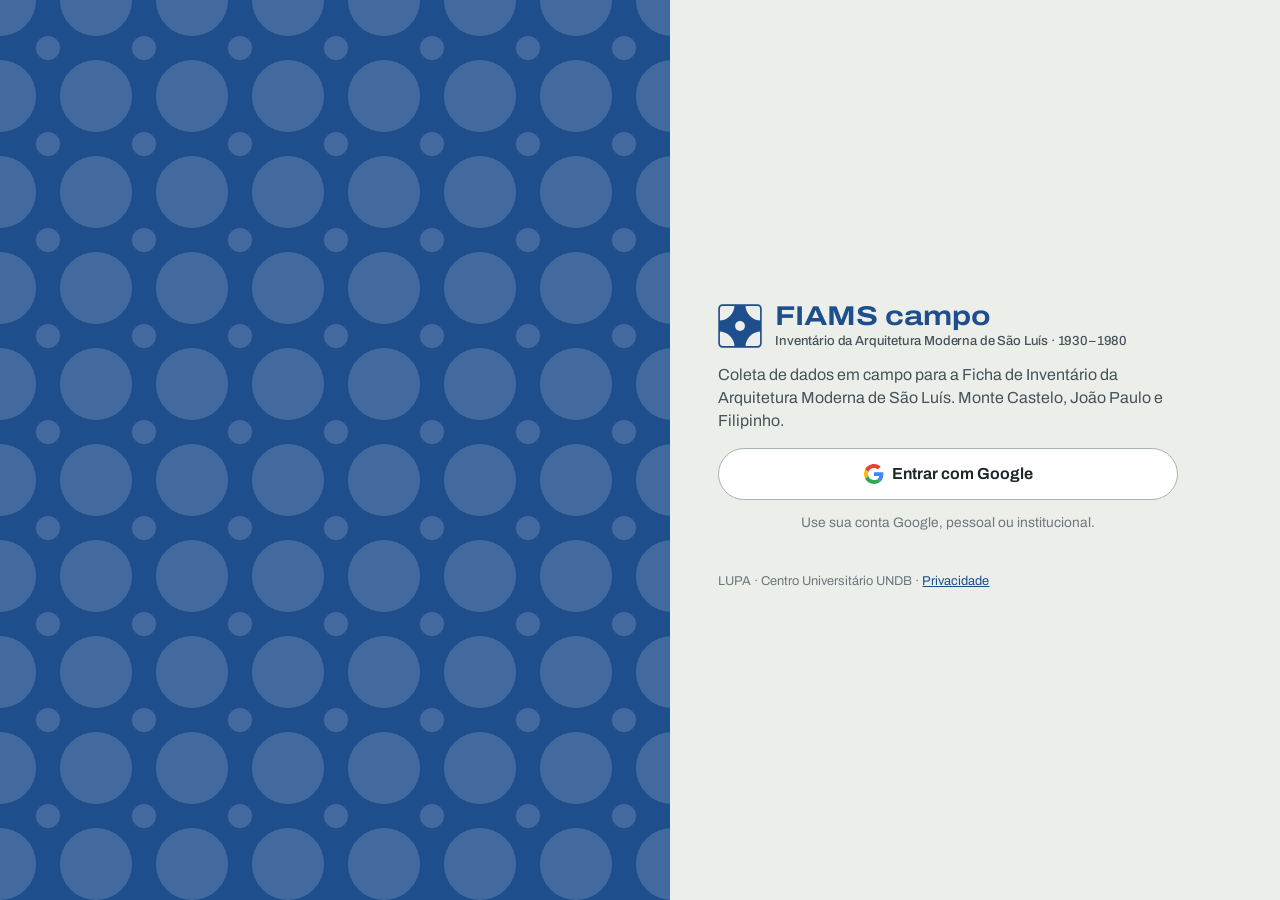
<file: index.html>
<!doctype html>
<html lang="pt-BR">
<head>
  <meta charset="utf-8" />
  <meta name="viewport" content="width=device-width, initial-scale=1, viewport-fit=cover" />
  <meta name="theme-color" content="#1F4E8C" />
  <meta name="description" content="FIAMS campo — coleta de dados em campo para a Ficha de Inventário da Arquitetura Moderna de São Luís (1930–1980)." />
  <title>FIAMS campo · Inventário da Arquitetura Moderna de São Luís</title>
  <link rel="manifest" href="manifest.webmanifest" />
  <link rel="icon" href="icons/icon-192.png" />
  <link rel="apple-touch-icon" href="icons/icon-192.png" />
  <meta name="apple-mobile-web-app-capable" content="yes" />
  <meta name="apple-mobile-web-app-status-bar-style" content="black-translucent" />
  <link rel="preconnect" href="https://fonts.googleapis.com" />
  <link rel="preconnect" href="https://fonts.gstatic.com" crossorigin />
  <link href="https://fonts.googleapis.com/css2?family=Archivo:wdth,wght@62..125,400..800&display=swap" rel="stylesheet" />
  <link rel="stylesheet" href="vendor/leaflet/leaflet.css" />
  <link rel="stylesheet" href="css/app.css" />
  <style>
    :root { --cobogo-wall: url("data:image/svg+xml,%3Csvg xmlns='http://www.w3.org/2000/svg' viewBox='0 0 40 40'%3E%3Cg fill='%23ffffff' fill-opacity='.16'%3E%3Ccircle cx='0' cy='0' r='15'/%3E%3Ccircle cx='40' cy='0' r='15'/%3E%3Ccircle cx='0' cy='40' r='15'/%3E%3Ccircle cx='40' cy='40' r='15'/%3E%3Ccircle cx='20' cy='20' r='5'/%3E%3C/g%3E%3C/svg%3E"); }
  </style>
</head>
<body>
  <svg width="0" height="0" style="position:absolute" aria-hidden="true">
    <defs>
      <mask id="cobogo-mask" maskUnits="userSpaceOnUse" x="0" y="0" width="40" height="40">
        <rect x="0" y="0" width="40" height="40" fill="#fff" />
        <circle cx="1" cy="1" r="14" fill="#000" /><circle cx="39" cy="1" r="14" fill="#000" />
        <circle cx="1" cy="39" r="14" fill="#000" /><circle cx="39" cy="39" r="14" fill="#000" />
        <circle cx="20" cy="20" r="4.5" fill="#000" />
      </mask>
    </defs>
  </svg>
  <div id="app"></div>
  <noscript>Ative o JavaScript para usar o FIAMS campo.</noscript>
  <script src="vendor/supabase.js"></script>
  <script src="vendor/chart.umd.js" defer></script>
  <script src="vendor/leaflet/leaflet.js" defer></script>
  <script type="module" src="js/app.js"></script>
</body>
</html>
</file>
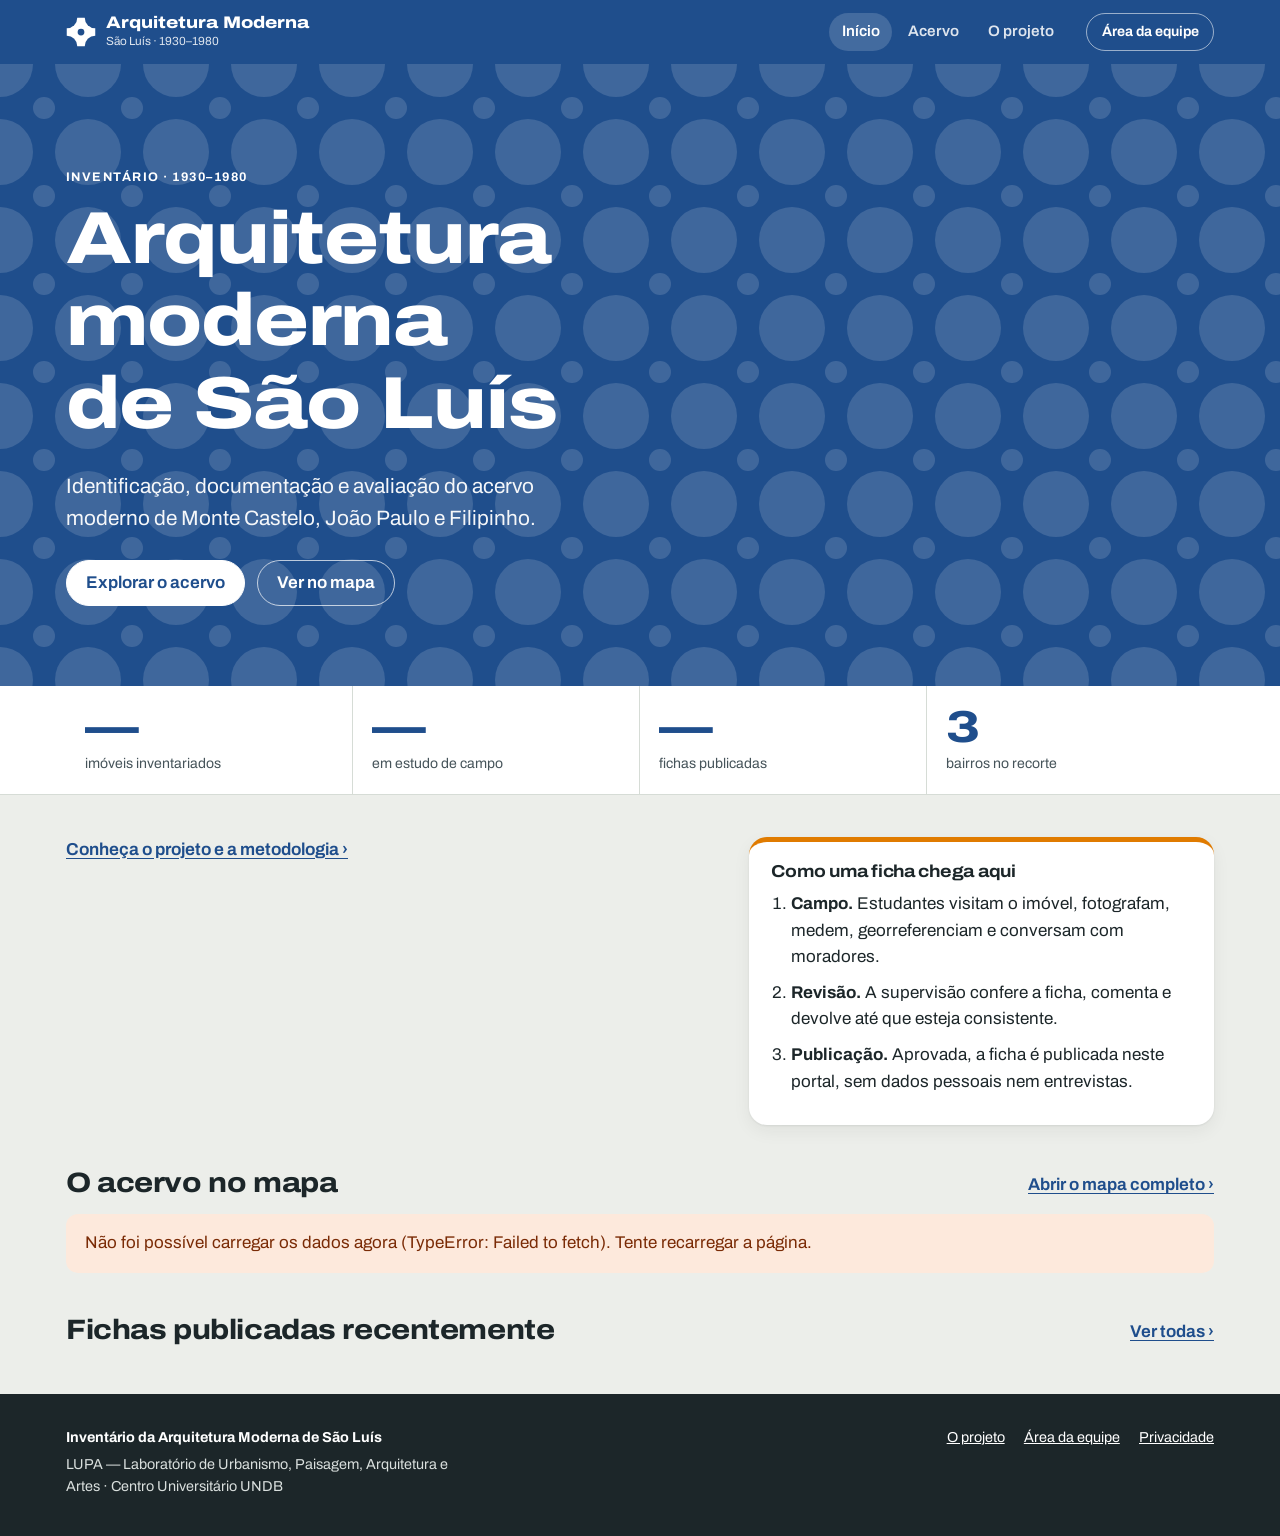
<file: site/index.html>
<!doctype html>
<html lang="pt-BR">
<head>
  <meta charset="utf-8" />
  <meta name="viewport" content="width=device-width, initial-scale=1, viewport-fit=cover" />
  <meta name="theme-color" content="#1F4E8C" />
  <title>Arquitetura moderna de São Luís · Inventário</title>
  <meta name="description" content="Inventário da Arquitetura Moderna de São Luís (1930–1980): acervo, mapa e fichas dos imóveis modernos de Monte Castelo, João Paulo e Filipinho. LUPA/UNDB." />
  <meta property="og:title" content="Arquitetura moderna de São Luís · Inventário" />
  <meta property="og:description" content="Acervo, mapa e fichas de inventário dos imóveis modernos de Monte Castelo, João Paulo e Filipinho (1930–1980)." />
  <meta property="og:type" content="website" />
  <meta property="og:image" content="icons/icon-512.png" />
  <link rel="icon" href="icons/icon-192.png" />
  <link rel="apple-touch-icon" href="icons/icon-192.png" />
  <link rel="preconnect" href="https://fonts.googleapis.com" />
  <link rel="preconnect" href="https://fonts.gstatic.com" crossorigin />
  <link href="https://fonts.googleapis.com/css2?family=Archivo:wdth,wght@62..125,400..800&display=swap" rel="stylesheet" />
  <link rel="stylesheet" href="vendor/leaflet/leaflet.css" />
  <link rel="stylesheet" href="css/portal.css" />
</head>
<body>
  <svg width="0" height="0" style="position:absolute" aria-hidden="true">
    <defs>
      <mask id="cobogo-mask" maskUnits="userSpaceOnUse" x="0" y="0" width="40" height="40">
        <rect x="0" y="0" width="40" height="40" fill="#fff" />
        <circle cx="1" cy="1" r="14" fill="#000" /><circle cx="39" cy="1" r="14" fill="#000" />
        <circle cx="1" cy="39" r="14" fill="#000" /><circle cx="39" cy="39" r="14" fill="#000" />
        <circle cx="20" cy="20" r="4.5" fill="#000" />
      </mask>
    </defs>
  </svg>
  <div id="app"></div>
  <noscript>Ative o JavaScript para navegar pelo inventário.</noscript>
  <script src="vendor/supabase.js"></script>
  <script src="vendor/leaflet/leaflet.js" defer></script>
  <script type="module" src="js/portal.js"></script>
</body>
</html>
</file>
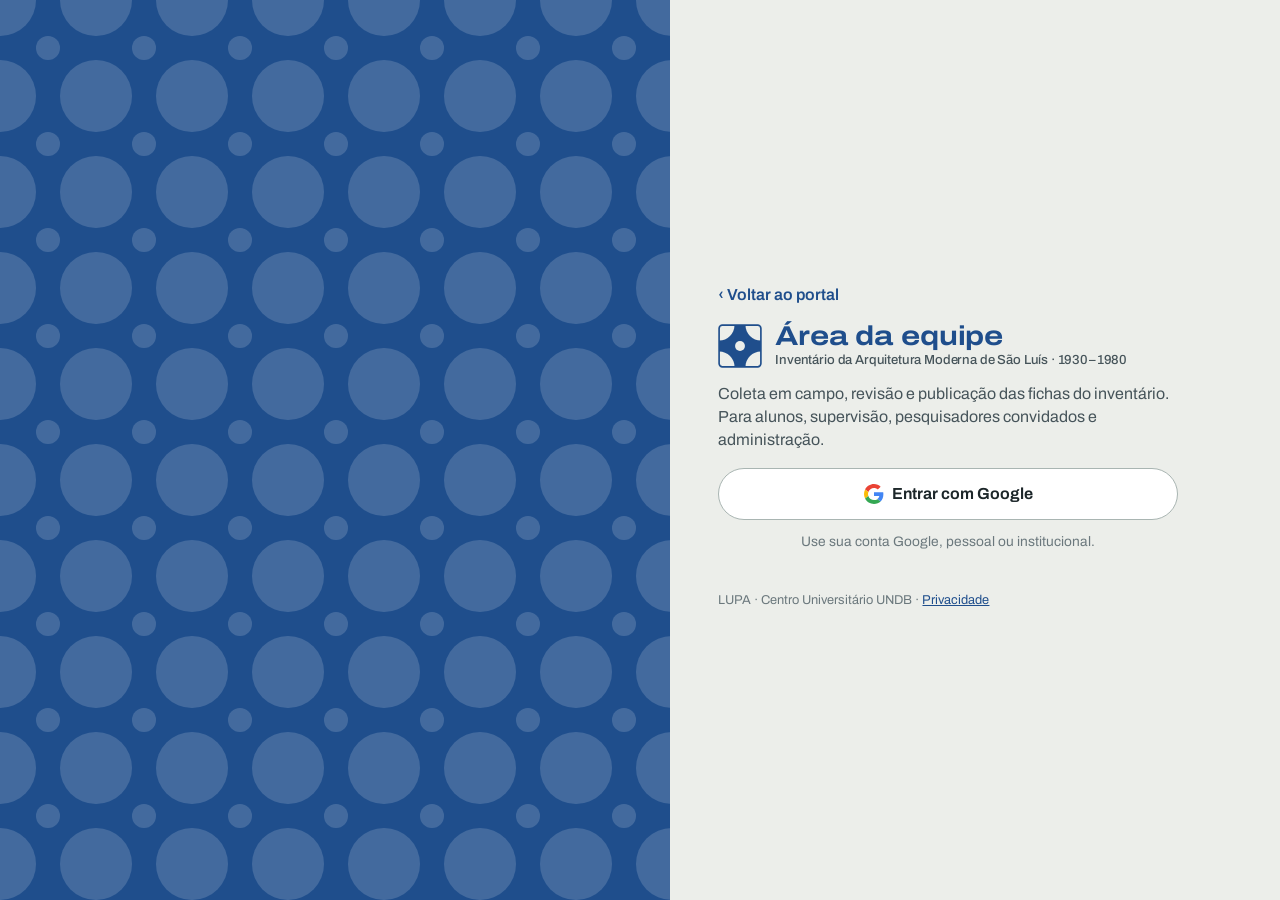
<file: site/campo/index.html>
<!doctype html>
<html lang="pt-BR">
<head>
  <meta charset="utf-8" />
  <meta name="viewport" content="width=device-width, initial-scale=1, viewport-fit=cover" />
  <meta name="theme-color" content="#1F4E8C" />
  <meta name="description" content="FIAMS campo — coleta de dados em campo para a Ficha de Inventário da Arquitetura Moderna de São Luís (1930–1980)." />
  <title>FIAMS campo · Inventário da Arquitetura Moderna de São Luís</title>
  <link rel="manifest" href="manifest.webmanifest" />
  <link rel="icon" href="../icons/icon-192.png" />
  <link rel="apple-touch-icon" href="../icons/icon-192.png" />
  <meta name="apple-mobile-web-app-capable" content="yes" />
  <meta name="apple-mobile-web-app-status-bar-style" content="black-translucent" />
  <link rel="preconnect" href="https://fonts.googleapis.com" />
  <link rel="preconnect" href="https://fonts.gstatic.com" crossorigin />
  <link href="https://fonts.googleapis.com/css2?family=Archivo:wdth,wght@62..125,400..800&display=swap" rel="stylesheet" />
  <link rel="stylesheet" href="../vendor/leaflet/leaflet.css" />
  <link rel="stylesheet" href="css/app.css" />
  <style>
    :root { --cobogo-wall: url("data:image/svg+xml,%3Csvg xmlns='http://www.w3.org/2000/svg' viewBox='0 0 40 40'%3E%3Cg fill='%23ffffff' fill-opacity='.16'%3E%3Ccircle cx='0' cy='0' r='15'/%3E%3Ccircle cx='40' cy='0' r='15'/%3E%3Ccircle cx='0' cy='40' r='15'/%3E%3Ccircle cx='40' cy='40' r='15'/%3E%3Ccircle cx='20' cy='20' r='5'/%3E%3C/g%3E%3C/svg%3E"); }
  </style>
</head>
<body>
  <svg width="0" height="0" style="position:absolute" aria-hidden="true">
    <defs>
      <mask id="cobogo-mask" maskUnits="userSpaceOnUse" x="0" y="0" width="40" height="40">
        <rect x="0" y="0" width="40" height="40" fill="#fff" />
        <circle cx="1" cy="1" r="14" fill="#000" /><circle cx="39" cy="1" r="14" fill="#000" />
        <circle cx="1" cy="39" r="14" fill="#000" /><circle cx="39" cy="39" r="14" fill="#000" />
        <circle cx="20" cy="20" r="4.5" fill="#000" />
      </mask>
    </defs>
  </svg>
  <div id="app"></div>
  <noscript>Ative o JavaScript para usar o FIAMS campo.</noscript>
  <script src="../vendor/supabase.js"></script>
  <script src="../vendor/chart.umd.js" defer></script>
  <script src="../vendor/leaflet/leaflet.js" defer></script>
  <script type="module" src="js/app.js"></script>
</body>
</html>
</file>
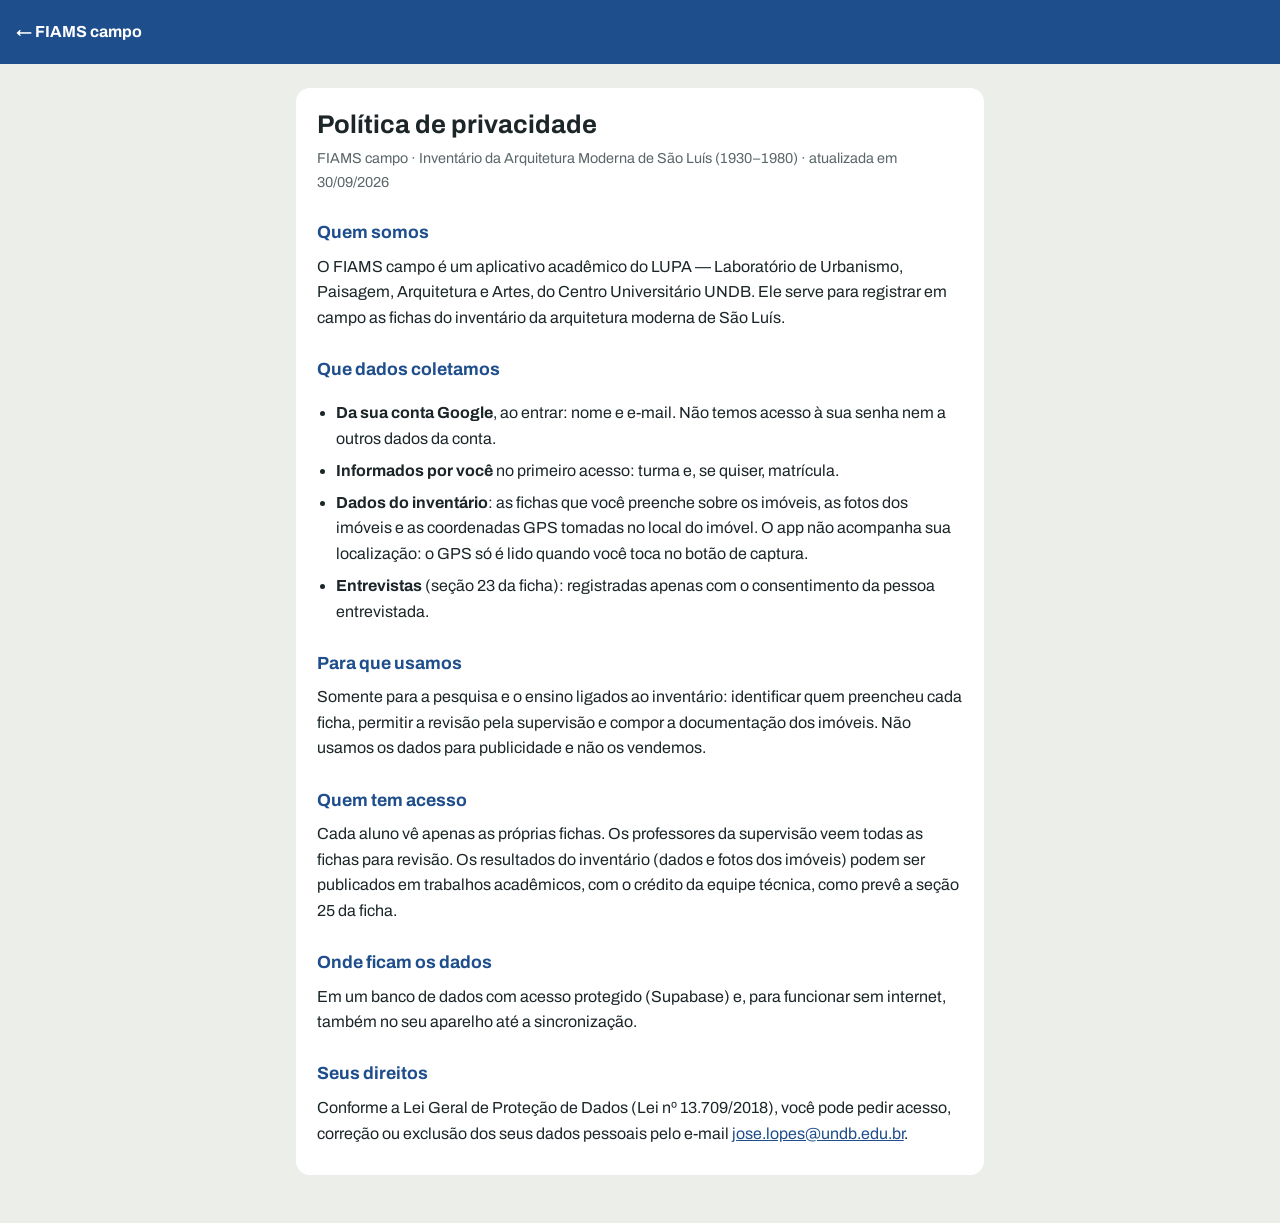
<file: privacidade.html>
<!doctype html>
<html lang="pt-BR">
<head>
  <meta charset="utf-8" />
  <meta name="viewport" content="width=device-width, initial-scale=1" />
  <meta name="theme-color" content="#1F4E8C" />
  <title>Privacidade · FIAMS campo</title>
  <link rel="icon" href="icons/icon-192.png" />
  <link rel="preconnect" href="https://fonts.googleapis.com" />
  <link rel="preconnect" href="https://fonts.gstatic.com" crossorigin />
  <link href="https://fonts.googleapis.com/css2?family=Archivo:wdth,wght@62..125,400..800&display=swap" rel="stylesheet" />
  <style>
    :root { --bg: #ECEEEA; --ink: #1C2629; --muted: #5B6669; --azul: #1F4E8C; --card: #fff; }
    @media (prefers-color-scheme: dark) { :root { --bg: #151C1E; --ink: #E6E9E5; --muted: #A3ADAF; --azul: #8FB3E6; --card: #1D2629; } }
    * { box-sizing: border-box; }
    body { margin: 0; background: var(--bg); color: var(--ink); font: 16px/1.6 Archivo, system-ui, sans-serif; }
    header { background: #1F4E8C; color: #fff; padding: 1.2rem 16px; }
    header a { color: #fff; text-decoration: none; font-weight: 700; }
    main { max-width: 720px; margin: 0 auto; padding: 1.5rem 16px 3rem; }
    article { background: var(--card); border-radius: 14px; padding: 1.4rem 1.3rem; }
    h1 { font-size: 1.6rem; line-height: 1.2; margin: 0 0 .3rem; }
    h2 { font-size: 1.1rem; margin: 1.6rem 0 .4rem; color: var(--azul); }
    p, li { margin: .4rem 0; }
    ul { padding-left: 1.2rem; }
    .muted { color: var(--muted); font-size: .9rem; }
    a { color: var(--azul); }
  </style>
</head>
<body>
  <header><a href="./">← FIAMS campo</a></header>
  <main><article>
    <h1>Política de privacidade</h1>
    <p class="muted">FIAMS campo · Inventário da Arquitetura Moderna de São Luís (1930–1980) · atualizada em 30/09/2026</p>

    <h2>Quem somos</h2>
    <p>O FIAMS campo é um aplicativo acadêmico do LUPA — Laboratório de Urbanismo, Paisagem, Arquitetura e Artes, do Centro Universitário UNDB. Ele serve para registrar em campo as fichas do inventário da arquitetura moderna de São Luís.</p>

    <h2>Que dados coletamos</h2>
    <ul>
      <li><b>Da sua conta Google</b>, ao entrar: nome e e-mail. Não temos acesso à sua senha nem a outros dados da conta.</li>
      <li><b>Informados por você</b> no primeiro acesso: turma e, se quiser, matrícula.</li>
      <li><b>Dados do inventário</b>: as fichas que você preenche sobre os imóveis, as fotos dos imóveis e as coordenadas GPS tomadas no local do imóvel. O app não acompanha sua localização: o GPS só é lido quando você toca no botão de captura.</li>
      <li><b>Entrevistas</b> (seção 23 da ficha): registradas apenas com o consentimento da pessoa entrevistada.</li>
    </ul>

    <h2>Para que usamos</h2>
    <p>Somente para a pesquisa e o ensino ligados ao inventário: identificar quem preencheu cada ficha, permitir a revisão pela supervisão e compor a documentação dos imóveis. Não usamos os dados para publicidade e não os vendemos.</p>

    <h2>Quem tem acesso</h2>
    <p>Cada aluno vê apenas as próprias fichas. Os professores da supervisão veem todas as fichas para revisão. Os resultados do inventário (dados e fotos dos imóveis) podem ser publicados em trabalhos acadêmicos, com o crédito da equipe técnica, como prevê a seção 25 da ficha.</p>

    <h2>Onde ficam os dados</h2>
    <p>Em um banco de dados com acesso protegido (Supabase) e, para funcionar sem internet, também no seu aparelho até a sincronização.</p>

    <h2>Seus direitos</h2>
    <p>Conforme a Lei Geral de Proteção de Dados (Lei nº 13.709/2018), você pode pedir acesso, correção ou exclusão dos seus dados pessoais pelo e-mail <a href="mailto:jose.lopes@undb.edu.br">jose.lopes@undb.edu.br</a>.</p>
  </article></main>
</body>
</html>
</file>
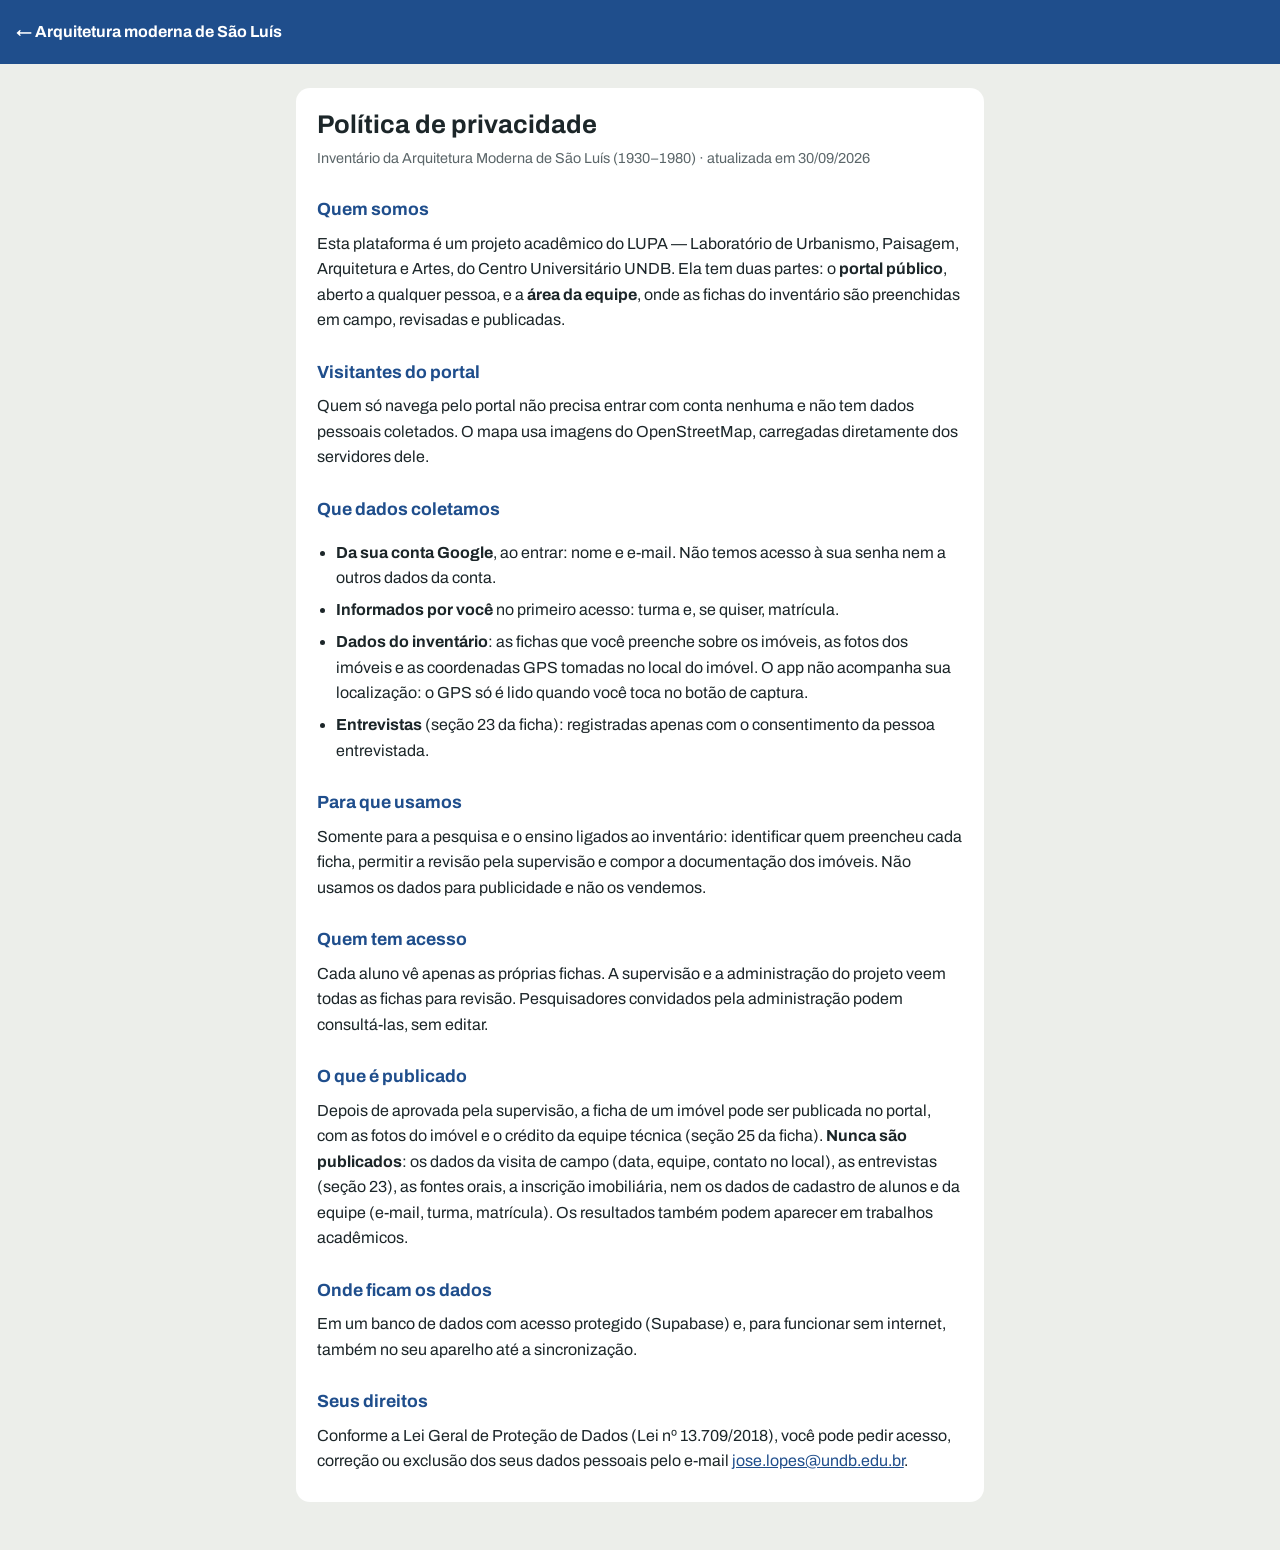
<file: site/privacidade.html>
<!doctype html>
<html lang="pt-BR">
<head>
  <meta charset="utf-8" />
  <meta name="viewport" content="width=device-width, initial-scale=1" />
  <meta name="theme-color" content="#1F4E8C" />
  <title>Privacidade · FIAMS campo</title>
  <link rel="icon" href="icons/icon-192.png" />
  <link rel="preconnect" href="https://fonts.googleapis.com" />
  <link rel="preconnect" href="https://fonts.gstatic.com" crossorigin />
  <link href="https://fonts.googleapis.com/css2?family=Archivo:wdth,wght@62..125,400..800&display=swap" rel="stylesheet" />
  <style>
    :root { --bg: #ECEEEA; --ink: #1C2629; --muted: #5B6669; --azul: #1F4E8C; --card: #fff; }
    @media (prefers-color-scheme: dark) { :root { --bg: #151C1E; --ink: #E6E9E5; --muted: #A3ADAF; --azul: #8FB3E6; --card: #1D2629; } }
    * { box-sizing: border-box; }
    body { margin: 0; background: var(--bg); color: var(--ink); font: 16px/1.6 Archivo, system-ui, sans-serif; }
    header { background: #1F4E8C; color: #fff; padding: 1.2rem 16px; }
    header a { color: #fff; text-decoration: none; font-weight: 700; }
    main { max-width: 720px; margin: 0 auto; padding: 1.5rem 16px 3rem; }
    article { background: var(--card); border-radius: 14px; padding: 1.4rem 1.3rem; }
    h1 { font-size: 1.6rem; line-height: 1.2; margin: 0 0 .3rem; }
    h2 { font-size: 1.1rem; margin: 1.6rem 0 .4rem; color: var(--azul); }
    p, li { margin: .4rem 0; }
    ul { padding-left: 1.2rem; }
    .muted { color: var(--muted); font-size: .9rem; }
    a { color: var(--azul); }
  </style>
</head>
<body>
  <header><a href="./">← Arquitetura moderna de São Luís</a></header>
  <main><article>
    <h1>Política de privacidade</h1>
    <p class="muted">Inventário da Arquitetura Moderna de São Luís (1930–1980) · atualizada em 30/09/2026</p>

    <h2>Quem somos</h2>
    <p>Esta plataforma é um projeto acadêmico do LUPA — Laboratório de Urbanismo, Paisagem, Arquitetura e Artes, do Centro Universitário UNDB. Ela tem duas partes: o <b>portal público</b>, aberto a qualquer pessoa, e a <b>área da equipe</b>, onde as fichas do inventário são preenchidas em campo, revisadas e publicadas.</p>

    <h2>Visitantes do portal</h2>
    <p>Quem só navega pelo portal não precisa entrar com conta nenhuma e não tem dados pessoais coletados. O mapa usa imagens do OpenStreetMap, carregadas diretamente dos servidores dele.</p>

    <h2>Que dados coletamos</h2>
    <ul>
      <li><b>Da sua conta Google</b>, ao entrar: nome e e-mail. Não temos acesso à sua senha nem a outros dados da conta.</li>
      <li><b>Informados por você</b> no primeiro acesso: turma e, se quiser, matrícula.</li>
      <li><b>Dados do inventário</b>: as fichas que você preenche sobre os imóveis, as fotos dos imóveis e as coordenadas GPS tomadas no local do imóvel. O app não acompanha sua localização: o GPS só é lido quando você toca no botão de captura.</li>
      <li><b>Entrevistas</b> (seção 23 da ficha): registradas apenas com o consentimento da pessoa entrevistada.</li>
    </ul>

    <h2>Para que usamos</h2>
    <p>Somente para a pesquisa e o ensino ligados ao inventário: identificar quem preencheu cada ficha, permitir a revisão pela supervisão e compor a documentação dos imóveis. Não usamos os dados para publicidade e não os vendemos.</p>

    <h2>Quem tem acesso</h2>
    <p>Cada aluno vê apenas as próprias fichas. A supervisão e a administração do projeto veem todas as fichas para revisão. Pesquisadores convidados pela administração podem consultá-las, sem editar.</p>

    <h2>O que é publicado</h2>
    <p>Depois de aprovada pela supervisão, a ficha de um imóvel pode ser publicada no portal, com as fotos do imóvel e o crédito da equipe técnica (seção 25 da ficha). <b>Nunca são publicados</b>: os dados da visita de campo (data, equipe, contato no local), as entrevistas (seção 23), as fontes orais, a inscrição imobiliária, nem os dados de cadastro de alunos e da equipe (e-mail, turma, matrícula). Os resultados também podem aparecer em trabalhos acadêmicos.</p>

    <h2>Onde ficam os dados</h2>
    <p>Em um banco de dados com acesso protegido (Supabase) e, para funcionar sem internet, também no seu aparelho até a sincronização.</p>

    <h2>Seus direitos</h2>
    <p>Conforme a Lei Geral de Proteção de Dados (Lei nº 13.709/2018), você pode pedir acesso, correção ou exclusão dos seus dados pessoais pelo e-mail <a href="mailto:jose.lopes@undb.edu.br">jose.lopes@undb.edu.br</a>.</p>
  </article></main>
</body>
</html>
</file>
<file: vendor/leaflet/leaflet.css>
/* required styles */

.leaflet-pane,
.leaflet-tile,
.leaflet-marker-icon,
.leaflet-marker-shadow,
.leaflet-tile-container,
.leaflet-pane > svg,
.leaflet-pane > canvas,
.leaflet-zoom-box,
.leaflet-image-layer,
.leaflet-layer {
	position: absolute;
	left: 0;
	top: 0;
	}
.leaflet-container {
	overflow: hidden;
	}
.leaflet-tile,
.leaflet-marker-icon,
.leaflet-marker-shadow {
	-webkit-user-select: none;
	   -moz-user-select: none;
	        user-select: none;
	  -webkit-user-drag: none;
	}
/* Prevents IE11 from highlighting tiles in blue */
.leaflet-tile::selection {
	background: transparent;
}
/* Safari renders non-retina tile on retina better with this, but Chrome is worse */
.leaflet-safari .leaflet-tile {
	image-rendering: -webkit-optimize-contrast;
	}
/* hack that prevents hw layers "stretching" when loading new tiles */
.leaflet-safari .leaflet-tile-container {
	width: 1600px;
	height: 1600px;
	-webkit-transform-origin: 0 0;
	}
.leaflet-marker-icon,
.leaflet-marker-shadow {
	display: block;
	}
/* .leaflet-container svg: reset svg max-width decleration shipped in Joomla! (joomla.org) 3.x */
/* .leaflet-container img: map is broken in FF if you have max-width: 100% on tiles */
.leaflet-container .leaflet-overlay-pane svg {
	max-width: none !important;
	max-height: none !important;
	}
.leaflet-container .leaflet-marker-pane img,
.leaflet-container .leaflet-shadow-pane img,
.leaflet-container .leaflet-tile-pane img,
.leaflet-container img.leaflet-image-layer,
.leaflet-container .leaflet-tile {
	max-width: none !important;
	max-height: none !important;
	width: auto;
	padding: 0;
	}

.leaflet-container img.leaflet-tile {
	/* See: https://bugs.chromium.org/p/chromium/issues/detail?id=600120 */
	mix-blend-mode: plus-lighter;
}

.leaflet-container.leaflet-touch-zoom {
	-ms-touch-action: pan-x pan-y;
	touch-action: pan-x pan-y;
	}
.leaflet-container.leaflet-touch-drag {
	-ms-touch-action: pinch-zoom;
	/* Fallback for FF which doesn't support pinch-zoom */
	touch-action: none;
	touch-action: pinch-zoom;
}
.leaflet-container.leaflet-touch-drag.leaflet-touch-zoom {
	-ms-touch-action: none;
	touch-action: none;
}
.leaflet-container {
	-webkit-tap-highlight-color: transparent;
}
.leaflet-container a {
	-webkit-tap-highlight-color: rgba(51, 181, 229, 0.4);
}
.leaflet-tile {
	filter: inherit;
	visibility: hidden;
	}
.leaflet-tile-loaded {
	visibility: inherit;
	}
.leaflet-zoom-box {
	width: 0;
	height: 0;
	-moz-box-sizing: border-box;
	     box-sizing: border-box;
	z-index: 800;
	}
/* workaround for https://bugzilla.mozilla.org/show_bug.cgi?id=888319 */
.leaflet-overlay-pane svg {
	-moz-user-select: none;
	}

.leaflet-pane         { z-index: 400; }

.leaflet-tile-pane    { z-index: 200; }
.leaflet-overlay-pane { z-index: 400; }
.leaflet-shadow-pane  { z-index: 500; }
.leaflet-marker-pane  { z-index: 600; }
.leaflet-tooltip-pane   { z-index: 650; }
.leaflet-popup-pane   { z-index: 700; }

.leaflet-map-pane canvas { z-index: 100; }
.leaflet-map-pane svg    { z-index: 200; }

.leaflet-vml-shape {
	width: 1px;
	height: 1px;
	}
.lvml {
	behavior: url(#default#VML);
	display: inline-block;
	position: absolute;
	}


/* control positioning */

.leaflet-control {
	position: relative;
	z-index: 800;
	pointer-events: visiblePainted; /* IE 9-10 doesn't have auto */
	pointer-events: auto;
	}
.leaflet-top,
.leaflet-bottom {
	position: absolute;
	z-index: 1000;
	pointer-events: none;
	}
.leaflet-top {
	top: 0;
	}
.leaflet-right {
	right: 0;
	}
.leaflet-bottom {
	bottom: 0;
	}
.leaflet-left {
	left: 0;
	}
.leaflet-control {
	float: left;
	clear: both;
	}
.leaflet-right .leaflet-control {
	float: right;
	}
.leaflet-top .leaflet-control {
	margin-top: 10px;
	}
.leaflet-bottom .leaflet-control {
	margin-bottom: 10px;
	}
.leaflet-left .leaflet-control {
	margin-left: 10px;
	}
.leaflet-right .leaflet-control {
	margin-right: 10px;
	}


/* zoom and fade animations */

.leaflet-fade-anim .leaflet-popup {
	opacity: 0;
	-webkit-transition: opacity 0.2s linear;
	   -moz-transition: opacity 0.2s linear;
	        transition: opacity 0.2s linear;
	}
.leaflet-fade-anim .leaflet-map-pane .leaflet-popup {
	opacity: 1;
	}
.leaflet-zoom-animated {
	-webkit-transform-origin: 0 0;
	    -ms-transform-origin: 0 0;
	        transform-origin: 0 0;
	}
svg.leaflet-zoom-animated {
	will-change: transform;
}

.leaflet-zoom-anim .leaflet-zoom-animated {
	-webkit-transition: -webkit-transform 0.25s cubic-bezier(0,0,0.25,1);
	   -moz-transition:    -moz-transform 0.25s cubic-bezier(0,0,0.25,1);
	        transition:         transform 0.25s cubic-bezier(0,0,0.25,1);
	}
.leaflet-zoom-anim .leaflet-tile,
.leaflet-pan-anim .leaflet-tile {
	-webkit-transition: none;
	   -moz-transition: none;
	        transition: none;
	}

.leaflet-zoom-anim .leaflet-zoom-hide {
	visibility: hidden;
	}


/* cursors */

.leaflet-interactive {
	cursor: pointer;
	}
.leaflet-grab {
	cursor: -webkit-grab;
	cursor:    -moz-grab;
	cursor:         grab;
	}
.leaflet-crosshair,
.leaflet-crosshair .leaflet-interactive {
	cursor: crosshair;
	}
.leaflet-popup-pane,
.leaflet-control {
	cursor: auto;
	}
.leaflet-dragging .leaflet-grab,
.leaflet-dragging .leaflet-grab .leaflet-interactive,
.leaflet-dragging .leaflet-marker-draggable {
	cursor: move;
	cursor: -webkit-grabbing;
	cursor:    -moz-grabbing;
	cursor:         grabbing;
	}

/* marker & overlays interactivity */
.leaflet-marker-icon,
.leaflet-marker-shadow,
.leaflet-image-layer,
.leaflet-pane > svg path,
.leaflet-tile-container {
	pointer-events: none;
	}

.leaflet-marker-icon.leaflet-interactive,
.leaflet-image-layer.leaflet-interactive,
.leaflet-pane > svg path.leaflet-interactive,
svg.leaflet-image-layer.leaflet-interactive path {
	pointer-events: visiblePainted; /* IE 9-10 doesn't have auto */
	pointer-events: auto;
	}

/* visual tweaks */

.leaflet-container {
	background: #ddd;
	outline-offset: 1px;
	}
.leaflet-container a {
	color: #0078A8;
	}
.leaflet-zoom-box {
	border: 2px dotted #38f;
	background: rgba(255,255,255,0.5);
	}


/* general typography */
.leaflet-container {
	font-family: "Helvetica Neue", Arial, Helvetica, sans-serif;
	font-size: 12px;
	font-size: 0.75rem;
	line-height: 1.5;
	}


/* general toolbar styles */

.leaflet-bar {
	box-shadow: 0 1px 5px rgba(0,0,0,0.65);
	border-radius: 4px;
	}
.leaflet-bar a {
	background-color: #fff;
	border-bottom: 1px solid #ccc;
	width: 26px;
	height: 26px;
	line-height: 26px;
	display: block;
	text-align: center;
	text-decoration: none;
	color: black;
	}
.leaflet-bar a,
.leaflet-control-layers-toggle {
	background-position: 50% 50%;
	background-repeat: no-repeat;
	display: block;
	}
.leaflet-bar a:hover,
.leaflet-bar a:focus {
	background-color: #f4f4f4;
	}
.leaflet-bar a:first-child {
	border-top-left-radius: 4px;
	border-top-right-radius: 4px;
	}
.leaflet-bar a:last-child {
	border-bottom-left-radius: 4px;
	border-bottom-right-radius: 4px;
	border-bottom: none;
	}
.leaflet-bar a.leaflet-disabled {
	cursor: default;
	background-color: #f4f4f4;
	color: #bbb;
	}

.leaflet-touch .leaflet-bar a {
	width: 30px;
	height: 30px;
	line-height: 30px;
	}
.leaflet-touch .leaflet-bar a:first-child {
	border-top-left-radius: 2px;
	border-top-right-radius: 2px;
	}
.leaflet-touch .leaflet-bar a:last-child {
	border-bottom-left-radius: 2px;
	border-bottom-right-radius: 2px;
	}

/* zoom control */

.leaflet-control-zoom-in,
.leaflet-control-zoom-out {
	font: bold 18px 'Lucida Console', Monaco, monospace;
	text-indent: 1px;
	}

.leaflet-touch .leaflet-control-zoom-in, .leaflet-touch .leaflet-control-zoom-out  {
	font-size: 22px;
	}


/* layers control */

.leaflet-control-layers {
	box-shadow: 0 1px 5px rgba(0,0,0,0.4);
	background: #fff;
	border-radius: 5px;
	}
.leaflet-control-layers-toggle {
	background-image: url(images/layers.png);
	width: 36px;
	height: 36px;
	}
.leaflet-retina .leaflet-control-layers-toggle {
	background-image: url(images/layers-2x.png);
	background-size: 26px 26px;
	}
.leaflet-touch .leaflet-control-layers-toggle {
	width: 44px;
	height: 44px;
	}
.leaflet-control-layers .leaflet-control-layers-list,
.leaflet-control-layers-expanded .leaflet-control-layers-toggle {
	display: none;
	}
.leaflet-control-layers-expanded .leaflet-control-layers-list {
	display: block;
	position: relative;
	}
.leaflet-control-layers-expanded {
	padding: 6px 10px 6px 6px;
	color: #333;
	background: #fff;
	}
.leaflet-control-layers-scrollbar {
	overflow-y: scroll;
	overflow-x: hidden;
	padding-right: 5px;
	}
.leaflet-control-layers-selector {
	margin-top: 2px;
	position: relative;
	top: 1px;
	}
.leaflet-control-layers label {
	display: block;
	font-size: 13px;
	font-size: 1.08333em;
	}
.leaflet-control-layers-separator {
	height: 0;
	border-top: 1px solid #ddd;
	margin: 5px -10px 5px -6px;
	}

/* Default icon URLs */
.leaflet-default-icon-path { /* used only in path-guessing heuristic, see L.Icon.Default */
	background-image: url(images/marker-icon.png);
	}


/* attribution and scale controls */

.leaflet-container .leaflet-control-attribution {
	background: #fff;
	background: rgba(255, 255, 255, 0.8);
	margin: 0;
	}
.leaflet-control-attribution,
.leaflet-control-scale-line {
	padding: 0 5px;
	color: #333;
	line-height: 1.4;
	}
.leaflet-control-attribution a {
	text-decoration: none;
	}
.leaflet-control-attribution a:hover,
.leaflet-control-attribution a:focus {
	text-decoration: underline;
	}
.leaflet-attribution-flag {
	display: inline !important;
	vertical-align: baseline !important;
	width: 1em;
	height: 0.6669em;
	}
.leaflet-left .leaflet-control-scale {
	margin-left: 5px;
	}
.leaflet-bottom .leaflet-control-scale {
	margin-bottom: 5px;
	}
.leaflet-control-scale-line {
	border: 2px solid #777;
	border-top: none;
	line-height: 1.1;
	padding: 2px 5px 1px;
	white-space: nowrap;
	-moz-box-sizing: border-box;
	     box-sizing: border-box;
	background: rgba(255, 255, 255, 0.8);
	text-shadow: 1px 1px #fff;
	}
.leaflet-control-scale-line:not(:first-child) {
	border-top: 2px solid #777;
	border-bottom: none;
	margin-top: -2px;
	}
.leaflet-control-scale-line:not(:first-child):not(:last-child) {
	border-bottom: 2px solid #777;
	}

.leaflet-touch .leaflet-control-attribution,
.leaflet-touch .leaflet-control-layers,
.leaflet-touch .leaflet-bar {
	box-shadow: none;
	}
.leaflet-touch .leaflet-control-layers,
.leaflet-touch .leaflet-bar {
	border: 2px solid rgba(0,0,0,0.2);
	background-clip: padding-box;
	}


/* popup */

.leaflet-popup {
	position: absolute;
	text-align: center;
	margin-bottom: 20px;
	}
.leaflet-popup-content-wrapper {
	padding: 1px;
	text-align: left;
	border-radius: 12px;
	}
.leaflet-popup-content {
	margin: 13px 24px 13px 20px;
	line-height: 1.3;
	font-size: 13px;
	font-size: 1.08333em;
	min-height: 1px;
	}
.leaflet-popup-content p {
	margin: 17px 0;
	margin: 1.3em 0;
	}
.leaflet-popup-tip-container {
	width: 40px;
	height: 20px;
	position: absolute;
	left: 50%;
	margin-top: -1px;
	margin-left: -20px;
	overflow: hidden;
	pointer-events: none;
	}
.leaflet-popup-tip {
	width: 17px;
	height: 17px;
	padding: 1px;

	margin: -10px auto 0;
	pointer-events: auto;

	-webkit-transform: rotate(45deg);
	   -moz-transform: rotate(45deg);
	    -ms-transform: rotate(45deg);
	        transform: rotate(45deg);
	}
.leaflet-popup-content-wrapper,
.leaflet-popup-tip {
	background: white;
	color: #333;
	box-shadow: 0 3px 14px rgba(0,0,0,0.4);
	}
.leaflet-container a.leaflet-popup-close-button {
	position: absolute;
	top: 0;
	right: 0;
	border: none;
	text-align: center;
	width: 24px;
	height: 24px;
	font: 16px/24px Tahoma, Verdana, sans-serif;
	color: #757575;
	text-decoration: none;
	background: transparent;
	}
.leaflet-container a.leaflet-popup-close-button:hover,
.leaflet-container a.leaflet-popup-close-button:focus {
	color: #585858;
	}
.leaflet-popup-scrolled {
	overflow: auto;
	}

.leaflet-oldie .leaflet-popup-content-wrapper {
	-ms-zoom: 1;
	}
.leaflet-oldie .leaflet-popup-tip {
	width: 24px;
	margin: 0 auto;

	-ms-filter: "progid:DXImageTransform.Microsoft.Matrix(M11=0.70710678, M12=0.70710678, M21=-0.70710678, M22=0.70710678)";
	filter: progid:DXImageTransform.Microsoft.Matrix(M11=0.70710678, M12=0.70710678, M21=-0.70710678, M22=0.70710678);
	}

.leaflet-oldie .leaflet-control-zoom,
.leaflet-oldie .leaflet-control-layers,
.leaflet-oldie .leaflet-popup-content-wrapper,
.leaflet-oldie .leaflet-popup-tip {
	border: 1px solid #999;
	}


/* div icon */

.leaflet-div-icon {
	background: #fff;
	border: 1px solid #666;
	}


/* Tooltip */
/* Base styles for the element that has a tooltip */
.leaflet-tooltip {
	position: absolute;
	padding: 6px;
	background-color: #fff;
	border: 1px solid #fff;
	border-radius: 3px;
	color: #222;
	white-space: nowrap;
	-webkit-user-select: none;
	-moz-user-select: none;
	-ms-user-select: none;
	user-select: none;
	pointer-events: none;
	box-shadow: 0 1px 3px rgba(0,0,0,0.4);
	}
.leaflet-tooltip.leaflet-interactive {
	cursor: pointer;
	pointer-events: auto;
	}
.leaflet-tooltip-top:before,
.leaflet-tooltip-bottom:before,
.leaflet-tooltip-left:before,
.leaflet-tooltip-right:before {
	position: absolute;
	pointer-events: none;
	border: 6px solid transparent;
	background: transparent;
	content: "";
	}

/* Directions */

.leaflet-tooltip-bottom {
	margin-top: 6px;
}
.leaflet-tooltip-top {
	margin-top: -6px;
}
.leaflet-tooltip-bottom:before,
.leaflet-tooltip-top:before {
	left: 50%;
	margin-left: -6px;
	}
.leaflet-tooltip-top:before {
	bottom: 0;
	margin-bottom: -12px;
	border-top-color: #fff;
	}
.leaflet-tooltip-bottom:before {
	top: 0;
	margin-top: -12px;
	margin-left: -6px;
	border-bottom-color: #fff;
	}
.leaflet-tooltip-left {
	margin-left: -6px;
}
.leaflet-tooltip-right {
	margin-left: 6px;
}
.leaflet-tooltip-left:before,
.leaflet-tooltip-right:before {
	top: 50%;
	margin-top: -6px;
	}
.leaflet-tooltip-left:before {
	right: 0;
	margin-right: -12px;
	border-left-color: #fff;
	}
.leaflet-tooltip-right:before {
	left: 0;
	margin-left: -12px;
	border-right-color: #fff;
	}

/* Printing */

@media print {
	/* Prevent printers from removing background-images of controls. */
	.leaflet-control {
		-webkit-print-color-adjust: exact;
		print-color-adjust: exact;
		}
	}
</file>
<file: css/app.css>
/* FIAMS Campo · estilos
   Paleta: concreto (fundo), grafite (texto), azulejo (ação), e as três cores de coleta da FIAMS. */
:root {
  --concreto: #ECEEEA; --concreto-2: #E2E6E1; --papel: #FFFFFF; --grafite: #1C2629; --grafite-2: #46545A; --muted: #6B787D;
  --linha: #D6DCD6; --linha-forte: #A9B5B2;
  --azulejo: #1F4E8C; --azulejo-2: #173C6D; --azulejo-claro: #E4ECF7;
  --campo: #E07B00; --campo-claro: #FFF1DF; --doc: #3D6E9E; --doc-claro: #E6EEF6; --ana: #4F7F45; --ana-claro: #E8F1E5;
  --ok: #2F7D4F; --warn: #C2410C; --amber: #E0A100;
  --r-s: 8px; --r-m: 12px; --r-l: 18px;
  --sombra: 0 1px 2px rgba(28, 38, 41, .08), 0 6px 18px rgba(28, 38, 41, .06);
  --safe-b: env(safe-area-inset-bottom, 0px); --safe-t: env(safe-area-inset-top, 0px);
  font-family: 'Archivo', system-ui, -apple-system, 'Segoe UI', Roboto, sans-serif; color: var(--grafite);
}
* { box-sizing: border-box; }
html, body { margin: 0; background: var(--concreto); -webkit-text-size-adjust: 100%; }
body { font-size: 16px; line-height: 1.45; }
body.noscroll { overflow: hidden; }
h1, h2, h3, h4 { font-stretch: 112%; line-height: 1.15; margin: 0 0 .4em; letter-spacing: -.01em; }
h1 { font-size: clamp(1.6rem, 4.5vw, 2.25rem); font-weight: 800; }
h2 { font-size: 1.35rem; font-weight: 750; }
h3 { font-size: 1.05rem; font-weight: 700; }
p { margin: 0 0 .6em; }
a { color: var(--azulejo); }
code { background: var(--concreto-2); padding: .1em .35em; border-radius: 4px; font-size: .9em; }
:focus-visible { outline: 3px solid var(--campo); outline-offset: 2px; border-radius: 6px; }
.muted { color: var(--muted); } .small { font-size: .82rem; }
.hint { color: var(--muted); font-size: .86rem; margin: .2em 0 .5em; }
.err { color: var(--warn); }
.code { font-variant-numeric: tabular-nums; font-weight: 700; font-size: .78rem; color: var(--azulejo); letter-spacing: .01em; }
.loading { padding: 3rem 1rem; text-align: center; color: var(--muted); }
@media (prefers-reduced-motion: reduce) { * { animation: none !important; transition: none !important; } }

/* ------------------------------------------------ botões e controles */
.btn { display: inline-flex; align-items: center; justify-content: center; gap: .45rem; min-height: 46px; padding: 0 1.1rem; border-radius: 999px; border: 1.5px solid var(--linha-forte);
  background: var(--papel); color: var(--grafite); font: inherit; font-weight: 650; cursor: pointer; text-decoration: none; transition: background .15s, transform .1s; }
.btn:active { transform: scale(.98); }
.btn:disabled { opacity: .45; cursor: not-allowed; }
.btn.primary { background: var(--azulejo); border-color: var(--azulejo); color: #fff; }
.btn.primary:hover:not(:disabled) { background: var(--azulejo-2); }
.btn.ghost { background: transparent; }
.btn.campo { background: var(--campo); border-color: var(--campo); color: #fff; }
.btn.warn { background: var(--warn); border-color: var(--warn); color: #fff; }
.btn.ok { background: var(--ok); border-color: var(--ok); color: #fff; }
.btn.sm { min-height: 36px; padding: 0 .8rem; font-size: .88rem; }
.btn.full { width: 100%; }
.link { background: none; border: 0; padding: .25rem 0; color: var(--azulejo); font: inherit; font-weight: 600; cursor: pointer; text-decoration: underline; text-underline-offset: 3px; }
.link.danger { color: var(--warn); }
.icon-btn { width: 44px; height: 44px; border-radius: 50%; border: 0; background: transparent; font-size: 1.2rem; cursor: pointer; color: inherit; }
input[type=text], input[type=email], input[type=password], input[type=search], input[type=date], select, textarea {
  width: 100%; min-height: 48px; padding: .7rem .85rem; border: 1.5px solid var(--linha-forte); border-radius: var(--r-s); background: var(--papel);
  font: inherit; font-size: 16px; color: var(--grafite); }
textarea { line-height: 1.45; resize: vertical; min-height: 96px; }
input:disabled, select:disabled, textarea:disabled { background: var(--concreto); color: var(--grafite-2); }
input:focus, select:focus, textarea:focus { border-color: var(--azulejo); outline: none; box-shadow: 0 0 0 3px var(--azulejo-claro); }
label { display: block; font-weight: 600; font-size: .92rem; margin: 0 0 .8rem; }
label > input, label > select, label > textarea { margin-top: .35rem; font-weight: 400; }
.row-in { display: flex; gap: .5rem; align-items: center; } .row-in input { flex: 1; }
.actions { display: flex; gap: .6rem; justify-content: flex-end; flex-wrap: wrap; margin-top: 1rem; }
.actions.left { justify-content: flex-start; }

.seg { display: flex; flex-wrap: wrap; gap: .4rem; }
.seg button { min-height: 44px; padding: .4rem .9rem; border-radius: 999px; border: 1.5px solid var(--linha-forte); background: var(--papel); font: inherit; font-size: .92rem; color: var(--grafite); cursor: pointer; }
.seg button.on { background: var(--azulejo); border-color: var(--azulejo); color: #fff; font-weight: 650; }
.seg button:disabled { cursor: default; }
.seg button:disabled:not(.on) { opacity: .6; }
.seg.sm button { min-height: 38px; padding: .25rem .7rem; font-size: .85rem; }
.chips { display: flex; gap: .45rem; overflow-x: auto; padding: .2rem 0 .8rem; scrollbar-width: none; }
.chip { flex: none; min-height: 38px; padding: 0 .9rem; border-radius: 999px; border: 1.5px solid var(--linha); background: var(--papel); font: inherit; font-size: .88rem; cursor: pointer; }
.chip.on { background: var(--grafite); color: #fff; border-color: var(--grafite); }
.chip.add { border-style: dashed; color: var(--azulejo); }
.chip small { opacity: .7; margin-left: .2rem; }

.bar { flex: 1; height: 8px; background: var(--concreto-2); border-radius: 99px; overflow: hidden; min-width: 40px; }
.bar > span { display: block; height: 100%; background: var(--azulejo); border-radius: 99px; transition: width .4s; }
.bar.campo > span { background: var(--campo); } .bar.doc > span { background: var(--doc); } .bar.ana > span { background: var(--ana); }
.catbars { display: grid; gap: .35rem; margin: .4rem 0; }
.catbar { display: grid; grid-template-columns: 10px 84px 1fr 38px; align-items: center; gap: .45rem; font-size: .85rem; }
.catbar b { text-align: right; font-variant-numeric: tabular-nums; }
.catbars.compact .catbar { grid-template-columns: 10px 74px 1fr 34px; font-size: .78rem; }
.dot { width: 10px; height: 10px; border-radius: 3px; }
.dot.campo { background: var(--campo); } .dot.doc { background: var(--doc); } .dot.ana { background: var(--ana); }
.ring-t { font: 700 12px 'Archivo', sans-serif; fill: var(--grafite); }
.pill { display: inline-block; padding: .2rem .6rem; border-radius: 999px; font-size: .76rem; font-weight: 650; white-space: nowrap; }
.st-rascunho { background: #E3E7E6; color: #3D4A4E; } .st-enviada { background: #FFF1C7; color: #6B4D00; }
.st-devolvida { background: #FDE2D3; color: #8A2E07; } .st-aprovada { background: #DCEFE3; color: #1F5A37; }
.tag { font-size: .72rem; font-weight: 700; padding: .1rem .45rem; border-radius: 4px; }
.tag.campo { background: var(--campo-claro); color: #8A4B00; } .tag.doc { background: var(--doc-claro); color: var(--doc); } .tag.ana { background: var(--ana-claro); color: var(--ana); }
.banner { padding: .8rem 1rem; border-radius: var(--r-m); margin: 0 0 1rem; font-size: .92rem; line-height: 1.5; }
.banner .pill, .banner .link { margin-left: .4rem; }
.banner.info { background: var(--azulejo-claro); color: var(--azulejo-2); }
.banner.warn { background: #FDE9DC; color: #7A2B06; }
.sync { font-size: .76rem; font-weight: 650; padding: .25rem .6rem; border-radius: 999px; white-space: nowrap; background: rgba(255,255,255,.18); }
.sync.ok::before { content: '●'; color: #6BD08F; margin-right: .3rem; }
.sync.busy::before { content: '●'; color: var(--amber); margin-right: .3rem; }
.sync.off::before, .sync.err::before { content: '●'; color: #FF7A59; margin-right: .3rem; }

/* ------------------------------------------------ casca */
.topbar { position: sticky; top: 0; z-index: 30; display: flex; align-items: center; gap: 1rem; padding: calc(.6rem + var(--safe-t)) 1rem .6rem; background: var(--azulejo); color: #fff; }
.brand { display: flex; align-items: center; gap: .55rem; color: inherit; text-decoration: none; font-stretch: 118%; font-weight: 800; letter-spacing: -.01em; }
.topnav { display: none; gap: .3rem; margin-left: auto; }
.topnav a { color: #fff; text-decoration: none; padding: .5rem .85rem; border-radius: 999px; font-weight: 600; opacity: .82; }
.topnav a.on { background: rgba(255,255,255,.16); opacity: 1; }
.topbar .sync { margin-left: auto; color: #fff; }
.content { min-height: 60vh; }
.tabbar { position: fixed; bottom: 0; left: 0; right: 0; z-index: 30; display: flex; background: var(--papel); border-top: 1px solid var(--linha); padding-bottom: var(--safe-b); }
.tabbar a { flex: 1; display: flex; flex-direction: column; align-items: center; gap: 2px; padding: .5rem 0 .45rem; font-size: .72rem; font-weight: 650; color: var(--muted); text-decoration: none; }
.tabbar a.on { color: var(--azulejo); }
.ti { width: 22px; height: 22px; background: currentColor; -webkit-mask: var(--m) center / contain no-repeat; mask: var(--m) center / contain no-repeat; }
.ti-inicio { --m: url("data:image/svg+xml,%3Csvg xmlns='http://www.w3.org/2000/svg' viewBox='0 0 24 24'%3E%3Cpath d='M5 3h10l4 4v14H5z' fill='none' stroke='black' stroke-width='2'/%3E%3Cpath d='M8 11h8M8 15h8M8 7h5' stroke='black' stroke-width='2'/%3E%3C/svg%3E"); }
.ti-imoveis { --m: url("data:image/svg+xml,%3Csvg xmlns='http://www.w3.org/2000/svg' viewBox='0 0 24 24'%3E%3Cpath d='M12 22s7-7.2 7-12.5A7 7 0 0 0 5 9.5C5 14.8 12 22 12 22z' fill='none' stroke='black' stroke-width='2'/%3E%3Ccircle cx='12' cy='9.5' r='2.6' fill='black'/%3E%3C/svg%3E"); }
.ti-sup { --m: url("data:image/svg+xml,%3Csvg xmlns='http://www.w3.org/2000/svg' viewBox='0 0 24 24'%3E%3Cpath d='M4 20V10M10 20V4M16 20v-7M22 20H2' fill='none' stroke='black' stroke-width='2.2'/%3E%3C/svg%3E"); }
.ti-perfil { --m: url("data:image/svg+xml,%3Csvg xmlns='http://www.w3.org/2000/svg' viewBox='0 0 24 24'%3E%3Ccircle cx='12' cy='8' r='4' fill='none' stroke='black' stroke-width='2'/%3E%3Cpath d='M4 21c1.5-4 4.5-6 8-6s6.5 2 8 6' fill='none' stroke='black' stroke-width='2'/%3E%3C/svg%3E"); }
.shell:not(.in-editor) .content { padding-bottom: calc(80px + var(--safe-b)); }
.page { max-width: 1180px; margin: 0 auto; padding: 1.2rem 1rem 2rem; }
.page.narrow { max-width: 560px; }
.page-h { display: flex; align-items: baseline; justify-content: space-between; gap: 1rem; flex-wrap: wrap; margin-bottom: .6rem; }
.toolbar { display: flex; gap: .6rem; align-items: center; margin-bottom: .6rem; flex-wrap: wrap; }
.toolbar .search { flex: 1; min-width: 220px; }
.card, .panel { background: var(--papel); border-radius: var(--r-l); padding: 1.1rem 1.1rem; box-shadow: var(--sombra); margin-bottom: 1rem; }
.form h2 { margin-bottom: .3rem; }
.splash { min-height: 100vh; display: grid; place-content: center; justify-items: center; gap: .6rem; color: var(--azulejo); font-weight: 800; font-stretch: 118%; }

/* ------------------------------------------------ login (parede de cobogó) */
.login { min-height: 100vh; display: grid; grid-template-columns: 1fr; }
.login-art { min-height: 170px; background-color: var(--azulejo); background-image: var(--cobogo-wall); background-size: 64px 64px; }
.login-card { background: var(--concreto); padding: 1.6rem 1.2rem 2rem; max-width: 520px; width: 100%; margin: -40px auto 0; border-radius: var(--r-l) var(--r-l) 0 0; position: relative; }
.brand.big { color: var(--azulejo); gap: .8rem; margin-bottom: .8rem; }
.brand.big b { display: block; font-size: 1.7rem; line-height: 1.05; }
.brand.big span { display: block; font-weight: 500; font-stretch: 100%; font-size: .82rem; color: var(--grafite-2); }
.lead { font-size: 1rem; color: var(--grafite-2); }
.login-alt { display: flex; gap: 1.2rem; flex-wrap: wrap; margin-top: .9rem; }
.msg { background: var(--papel); padding: .7rem .9rem; border-radius: var(--r-s); font-size: .9rem; }
.foot { margin-top: 2rem; font-size: .8rem; color: var(--muted); }
@media (min-width: 900px) {
  .login { grid-template-columns: 1.1fr 1fr; }
  .login-art { min-height: 100vh; background-size: 96px 96px; }
  .login-card { margin: 0; border-radius: 0; display: flex; flex-direction: column; justify-content: center; padding: 3rem; max-width: none; }
  .login-card > * { max-width: 460px; }
}

/* ------------------------------------------------ início / imóveis */
.hello { padding: .6rem 0 1.2rem; }
.hello p { color: var(--grafite-2); max-width: 60ch; }
.hello-a { display: flex; gap: .6rem; flex-wrap: wrap; margin-top: .8rem; }
.cards { display: grid; gap: .9rem; grid-template-columns: repeat(auto-fill, minmax(280px, 1fr)); }
.fcard { text-align: left; background: var(--papel); border: 0; border-radius: var(--r-l); padding: 1rem 1.1rem; box-shadow: var(--sombra); font: inherit; color: inherit; cursor: pointer; border-left: 5px solid var(--azulejo); }
.fcard h3 { margin: .35rem 0 .1rem; font-size: 1.05rem; }
.fc-h { display: flex; justify-content: space-between; align-items: center; gap: .5rem; }
.fc-p { display: flex; align-items: center; gap: .6rem; margin: .6rem 0 .2rem; }
.imlist { list-style: none; margin: 0; padding: 0; background: var(--papel); border-radius: var(--r-l); box-shadow: var(--sombra); overflow: hidden; }
.imlist li + li { border-top: 1px solid var(--linha); }
.imlist button { width: 100%; text-align: left; background: none; border: 0; padding: .85rem 1rem; font: inherit; color: inherit; cursor: pointer; display: grid; grid-template-columns: 1fr auto; gap: .1rem .8rem; }
.imlist button:hover { background: #F7F8F6; }
.imlist .code { grid-column: 1; } .im-n { grid-column: 1; font-weight: 650; } .im-a { grid-column: 1; font-size: .85rem; color: var(--muted); }
.im-f { grid-column: 2; grid-row: 1 / span 3; align-self: center; display: flex; flex-direction: column; align-items: flex-end; gap: .3rem; text-align: right; max-width: 42vw; }
.alert-dot { font-size: .72rem; font-weight: 700; color: #8A4B00; background: var(--campo-claro); padding: .1rem .45rem; border-radius: 4px; }
.map { border-radius: var(--r-l); overflow: hidden; box-shadow: var(--sombra); background: var(--concreto-2); }
.dl { display: grid; grid-template-columns: max-content 1fr; gap: .35rem 1rem; margin: .6rem 0 1rem; font-size: .92rem; }
.dl dt { color: var(--muted); } .dl dd { margin: 0; }
.im-title { font-size: 1.2rem; }
.empty { text-align: center; padding: 2.5rem 1rem; max-width: 460px; margin: 0 auto; }
.empty-art { width: 132px; height: 72px; margin: 0 auto 1rem; border-radius: 12px; background: var(--azulejo) var(--cobogo-wall) 0 0 / 36px 36px; opacity: .85; }
.empty p { color: var(--muted); }

/* ------------------------------------------------ modal / sheet */
.overlay { position: fixed; inset: 0; z-index: 60; background: rgba(20, 30, 34, .45); display: flex; align-items: flex-end; justify-content: center; animation: fade .15s ease-out; }
.sheet { background: var(--concreto); width: 100%; max-height: 92vh; border-radius: var(--r-l) var(--r-l) 0 0; display: flex; flex-direction: column; animation: up .2s ease-out; padding-bottom: var(--safe-b); }
.sheet-h { display: flex; align-items: center; justify-content: space-between; padding: .9rem 1rem .4rem 1.2rem; }
.sheet-h h2 { margin: 0; font-size: 1.15rem; }
.sheet-b { overflow: auto; padding: .2rem 1.2rem 1.2rem; }
@media (min-width: 720px) { .overlay { align-items: center; } .sheet { max-width: 620px; border-radius: var(--r-l); } .sheet.wide { max-width: 900px; } }
@keyframes up { from { transform: translateY(24px); opacity: .6; } } @keyframes fade { from { opacity: 0; } }
.toast { position: fixed; left: 50%; bottom: calc(92px + var(--safe-b)); transform: translateX(-50%); z-index: 90; background: var(--grafite); color: #fff; padding: .75rem 1.1rem; border-radius: 12px; font-size: .92rem; max-width: 92vw; box-shadow: var(--sombra); }
.toast.err { background: var(--warn); }

/* ------------------------------------------------ editor */
.editor { min-height: 100vh; padding-bottom: calc(76px + var(--safe-b)); }
.ed-top { position: sticky; top: 0; z-index: 40; display: flex; align-items: center; gap: .5rem; padding: calc(.35rem + var(--safe-t)) .6rem .35rem .2rem; background: var(--azulejo); color: #fff; }
.ed-top .back { color: #fff; font-size: 1.8rem; line-height: 1; }
.ed-id { flex: 1; min-width: 0; display: flex; flex-direction: column; }
.ed-code { font-size: .74rem; font-weight: 700; opacity: .85; white-space: nowrap; }
.ed-name { font-weight: 700; font-stretch: 108%; white-space: nowrap; overflow: hidden; text-overflow: ellipsis; }
.ring-btn { background: #fff; border: 0; border-radius: 50%; padding: 2px; cursor: pointer; }
.ed-tools { background: var(--papel); padding: .6rem .8rem .5rem; border-bottom: 1px solid var(--linha); position: sticky; top: calc(58px + var(--safe-t)); z-index: 35; }
.seg.cats { display: grid; grid-template-columns: repeat(4, 1fr); gap: .3rem; }
.seg.cats button { min-width: 0; padding: .3rem .15rem; font-size: .84rem; }
.tools-h { margin: .4rem 0 0; font-size: .8rem; color: var(--muted); }
.ed-body { max-width: 1180px; margin: 0 auto; display: grid; grid-template-columns: 1fr; gap: 1.4rem; }
.ed-side { display: none; }
.ed-main { padding: 1rem 1rem 2rem; min-width: 0; }
.stage-strip { display: flex; gap: .45rem; overflow-x: auto; padding: .1rem 0 .9rem; scrollbar-width: none; }
.stg { flex: none; width: 138px; text-align: left; background: var(--papel); border: 1.5px solid var(--linha); border-radius: var(--r-m); padding: .5rem .65rem; font: inherit; cursor: pointer; display: grid; gap: .35rem; color: var(--grafite-2); }
.stg b { font-size: .78rem; line-height: 1.2; min-height: 2.4em; }
.stg.on { border-color: var(--azulejo); color: var(--grafite); box-shadow: inset 0 -3px 0 var(--azulejo); }
.sec-head { display: flex; gap: .9rem; align-items: flex-start; margin: .2rem 0 1rem; }
.sec-num { flex: none; font-stretch: 125%; font-weight: 800; font-size: 2.6rem; line-height: .9; color: var(--azulejo); min-width: 1.2em; }
.sec-stage { font-size: .8rem; color: var(--muted); margin: 0 0 .15rem; }
.sec-head h2 { font-size: 1.4rem; margin: 0 0 .45rem; }
.sec-prog { display: flex; align-items: center; gap: .6rem; font-size: .82rem; color: var(--muted); max-width: 420px; }
.blk { background: var(--papel); border-radius: var(--r-l); padding: .4rem 1rem .8rem; box-shadow: var(--sombra); margin-bottom: 1rem; }
h3.sub { font-size: .98rem; margin: .8rem 0 .4rem; color: var(--azulejo-2); }
.note { background: var(--concreto); border-radius: var(--r-m); padding: .7rem .9rem; font-size: .88rem; color: var(--grafite-2); margin: .6rem 0; }
.fld, .chk { padding: .85rem 0 .85rem .85rem; border-left: 4px solid var(--doc); margin: .5rem 0; }
.fld + .fld, .chk + .fld, .fld + .chk { border-top: 1px solid var(--concreto-2); }
.t-campo { border-left-color: var(--campo); } .t-doc { border-left-color: var(--doc); } .t-ana { border-left-color: var(--ana); }
.fld-h { display: flex; flex-wrap: wrap; align-items: baseline; gap: .15rem .5rem; margin-bottom: .35rem; }
.fld-h .lbl { font-weight: 650; font-size: .98rem; margin: 0; }
.fld .fld-h .lbl::after { content: 'documental'; margin-left: .45rem; font-size: .68rem; font-weight: 700; color: var(--doc); background: var(--doc-claro); padding: .05rem .35rem; border-radius: 4px; vertical-align: 2px; }

.fld.t-ana .fld-h .lbl::after { content: 'análise'; color: var(--ana); background: var(--ana-claro); }
.fld.t-campo .fld-h .lbl::after { content: 'campo'; color: #8A4B00; background: var(--campo-claro); }
.fld.t-campo.cd .fld-h .lbl::after { content: 'campo + doc.'; }
.pre { display: inline-flex; align-items: center; gap: .35rem; font-size: .72rem; font-weight: 650; color: var(--azulejo); background: var(--azulejo-claro); border-radius: 999px; padding: .1rem .15rem .1rem .55rem; }
.pre.small { padding: .05rem .45rem; }
.pre-ok { border: 0; background: var(--azulejo); color: #fff; font: inherit; font-size: .7rem; border-radius: 999px; padding: .15rem .5rem; cursor: pointer; }
.fonte { margin-top: .4rem; } .fonte .link { font-size: .82rem; font-weight: 500; color: var(--muted); }
.fonte-l { font-size: .78rem; color: var(--muted); font-weight: 600; margin: .2rem 0; }
.fonte input { min-height: 40px; font-size: 14px; background: #FAFBF9; }
.skipped { color: var(--muted); font-size: .86rem; padding: .5rem 0 .5rem .85rem; border-left: 4px dashed var(--linha); }
.computed-v { font-size: 1.3rem; font-weight: 800; color: var(--ana); }
.gps { background: var(--campo-claro); border-radius: var(--r-m); padding: .8rem; margin-bottom: .8rem; }
.gps .hint { margin: .5rem 0 0; color: #7A4A12; }
.chk-l { list-style: none; margin: .3rem 0 0; padding: 0; }
.chk-l li { display: grid; grid-template-columns: 1fr; gap: .35rem; padding: .55rem 0; border-top: 1px solid var(--concreto-2); }
.chk-l li.done .opt { color: var(--grafite); } .chk-l .opt { font-size: .93rem; color: var(--grafite-2); }
.opt-f { font-size: .78rem; color: var(--muted); }
.tbl { margin: .4rem 0; }
.trow { padding: .7rem 0 .7rem .85rem; border-left: 4px solid var(--doc); margin: .4rem 0; background: #FAFBF9; border-radius: 0 var(--r-m) var(--r-m) 0; padding-right: .8rem; }
.trow-h { display: flex; flex-wrap: wrap; gap: .4rem .8rem; align-items: baseline; margin-bottom: .4rem; }
.trow-c { display: grid; gap: .6rem; }
.cell-l { display: block; font-size: .78rem; font-weight: 650; color: var(--muted); margin-bottom: .25rem; }
.pts { font-weight: 800; font-size: 1.1rem; color: var(--ana); }
.trend { font-size: .8rem; font-weight: 700; } .trend.up { color: var(--ok); } .trend.down { color: var(--warn); }
.iim-box { background: var(--ana-claro); border-radius: var(--r-m); padding: .8rem 1rem; margin-top: .6rem; }
.iim-box > div { display: flex; align-items: baseline; gap: .7rem; flex-wrap: wrap; }
.iim-n { font-size: 2rem; font-weight: 800; font-stretch: 120%; color: var(--ana); } .iim-c { font-weight: 700; }
.sec-foot { display: flex; justify-content: space-between; gap: .6rem; margin-top: 1.2rem; flex-wrap: wrap; }
.sec-foot .btn { max-width: 100%; white-space: nowrap; overflow: hidden; text-overflow: ellipsis; display: block; line-height: 44px; }
@media (max-width: 639px) { .sec-foot .btn.ghost { display: none; } .sec-foot .btn.primary { flex: 1; } }
.ed-bottom { position: fixed; left: 0; right: 0; bottom: 0; z-index: 45; display: flex; gap: .4rem; padding: .45rem .6rem calc(.45rem + var(--safe-b)); background: var(--papel); border-top: 1px solid var(--linha); }
.ed-bottom button { min-height: 50px; border-radius: 14px; border: 1.5px solid var(--linha-forte); background: var(--papel); font: inherit; font-size: 1.5rem; width: 58px; cursor: pointer; color: var(--grafite); }
.ed-bottom .mid { flex: 1; display: flex; align-items: center; justify-content: center; gap: .5rem; font-size: .95rem; font-weight: 700; }
.ed-bottom .mid small { color: var(--muted); font-weight: 600; }
.ed-bottom .send { width: auto; padding: 0 1rem; font-size: .95rem; font-weight: 700; background: var(--azulejo); color: #fff; border-color: var(--azulejo); }
.ed-bottom button:disabled { opacity: .35; }
.fab { position: fixed; right: 1rem; bottom: calc(80px + var(--safe-b)); z-index: 46; width: 60px; height: 60px; border-radius: 50%; border: 0; background: var(--campo); color: #fff; box-shadow: 0 6px 18px rgba(224, 123, 0, .45); cursor: pointer; display: grid; place-items: center; }
.rev { background: #FFF6E8; border-left: 4px solid var(--campo); border-radius: 0 var(--r-m) var(--r-m) 0; padding: .7rem .9rem; margin: 0 0 .8rem; }
.rev.done { opacity: .6; } .rev p { margin: .2rem 0; }
.navgrid { display: grid; gap: .8rem; }
.ng-h { font-size: .8rem; font-weight: 700; color: var(--grafite-2); margin-bottom: .3rem; }
.ng-tiles { display: flex; flex-wrap: wrap; gap: .35rem; }
.ng-t { display: flex; flex-direction: column; align-items: center; gap: 1px; background: none; border: 0; padding: .2rem; border-radius: 8px; cursor: pointer; font: inherit; font-size: .72rem; font-weight: 700; color: var(--grafite-2); }
.ng-t.cur { background: var(--azulejo-claro); color: var(--azulejo); }
.ng-t.dim { opacity: .3; cursor: default; }
.cobogo { display: block; }
.side-card { background: var(--papel); border-radius: var(--r-l); padding: .9rem; box-shadow: var(--sombra); margin-top: 1rem; }
.side-card h4 { font-size: .86rem; margin-bottom: .4rem; }
.narr p { font-size: .98rem; line-height: 1.55; max-width: 72ch; }
.narr.big p { font-size: 1.05rem; }
.ess { list-style: none; padding: 0; margin: .3rem 0; }
.ess li { display: grid; grid-template-columns: 24px 1fr auto; align-items: center; gap: .6rem; padding: .45rem 0; border-top: 1px solid var(--concreto-2); font-size: .93rem; }
.ess li span { width: 24px; height: 24px; border-radius: 50%; display: grid; place-items: center; font-weight: 800; font-size: .8rem; flex: none; }
.ess li.ok span { background: #DCEFE3; color: var(--ok); } .ess li.no span { background: #FDE2D3; color: var(--warn); }
.ess li .link { font-size: .85rem; white-space: nowrap; }
.photo-pick { display: grid; place-items: center; min-height: 180px; border: 2px dashed var(--linha-forte); border-radius: var(--r-l); background: var(--papel); cursor: pointer; overflow: hidden; margin-bottom: 1rem; color: var(--muted); text-align: center; padding: 1rem; }
.photo-pick img { max-width: 100%; max-height: 300px; border-radius: 10px; }
.photo-pick input { display: none; }
.gallery { display: grid; grid-template-columns: repeat(auto-fill, minmax(130px, 1fr)); gap: .6rem; margin: .8rem 0; }
.gallery figure { margin: 0; position: relative; background: var(--concreto); border-radius: 10px; overflow: hidden; }
.gallery img { width: 100%; aspect-ratio: 4/3; object-fit: cover; display: block; }
.gallery figcaption { font-size: .76rem; padding: .35rem .45rem; }
.gallery .del { position: absolute; top: 4px; right: 4px; width: 32px; height: 32px; background: rgba(0,0,0,.55); color: #fff; font-size: .9rem; }
.pend-box { aspect-ratio: 4/3; display: grid; place-items: center; text-align: center; font-size: .75rem; padding: .5rem; color: #7A4A12; background: var(--campo-claro); }
.add-photo { min-height: 100px; border: 2px dashed var(--campo); border-radius: 10px; background: var(--campo-claro); color: #8A4B00; font: inherit; font-weight: 700; cursor: pointer; }

@media (min-width: 640px) {
  .chk-l li { grid-template-columns: minmax(160px, 1fr) auto; align-items: center; }
  .opt-f { grid-column: 1 / -1; }
  .trow-c { grid-template-columns: repeat(auto-fit, minmax(200px, 1fr)); }
}
@media (min-width: 1024px) {
  .topnav { display: flex; } .tabbar { display: none; } .shell:not(.in-editor) .content { padding-bottom: 2rem; }
  .topbar .sync { margin-left: .5rem; }
  .ed-body { grid-template-columns: 260px 1fr; padding: 0 1rem; }
  .ed-side { display: block; position: sticky; top: 150px; align-self: start; padding-top: 1rem; max-height: calc(100vh - 160px); overflow: auto; }
  .ed-main { padding: 1rem 0 2rem; }
  .editor { padding-bottom: 2rem; } .ed-bottom { display: none; } .fab { bottom: 1.5rem; right: 1.5rem; }
  .toast { bottom: 2rem; }
  .ed-tools { display: flex; align-items: center; gap: 1rem; padding: .6rem 1.4rem; }
  .ed-tools .seg.cats { max-width: 520px; flex: 1; } .tools-h { margin: 0; }
  .stg { width: auto; flex: 1; min-width: 110px; }
}

/* ------------------------------------------------ supervisão */
.subtabs { display: flex; gap: .3rem; border-bottom: 1.5px solid var(--linha); margin-bottom: 1.1rem; overflow-x: auto; }
.subtabs a { padding: .65rem .9rem; font-weight: 650; color: var(--muted); text-decoration: none; border-bottom: 3px solid transparent; margin-bottom: -1.5px; white-space: nowrap; }
.subtabs a.on { color: var(--azulejo); border-bottom-color: var(--azulejo); }
.dash .narr { background: var(--papel); border-radius: var(--r-l); padding: 1.1rem 1.2rem .6rem; box-shadow: var(--sombra); margin-bottom: 1rem; border-left: 6px solid var(--azulejo); }
.kpis { display: grid; grid-template-columns: repeat(2, 1fr); gap: .7rem; margin-bottom: 1rem; }
.kpi { background: var(--papel); border-radius: var(--r-l); padding: .9rem 1rem; box-shadow: var(--sombra); text-decoration: none; color: inherit; }
.kpi b { display: block; font-size: 2rem; font-weight: 800; font-stretch: 118%; line-height: 1; color: var(--azulejo); }
.kpi b small { font-size: 1rem; color: var(--muted); }
.kpi span { font-size: .85rem; color: var(--grafite-2); }
.kpi.warn b { color: #9A6B00; } .kpi.ok b { color: var(--ok); }
.charts { display: grid; grid-template-columns: 1fr; gap: 1rem; }
.charts .panel { margin: 0; min-width: 0; }
.charts > *, .rv-grid > *, .ed-body > * { min-width: 0; } .panel h3 { font-size: .98rem; }
.chartbox { position: relative; width: 100%; }
@media (min-width: 900px) { .kpis { grid-template-columns: repeat(4, 1fr); } .charts { grid-template-columns: 1fr 1fr; } .charts .wide { grid-column: 1 / -1; } }
.frows { list-style: none; padding: 0; margin: 0; }
.frows li + li { border-top: 1px solid var(--concreto-2); }
.frows a { display: grid; grid-template-columns: 1fr auto; gap: .3rem .8rem; padding: .7rem .2rem; text-decoration: none; color: inherit; align-items: center; }
.fr-n { grid-column: 1; font-weight: 600; } .fr-n small { display: block; font-weight: 400; color: var(--muted); }
.frows .code { grid-column: 1; } .fr-p { display: flex; align-items: center; gap: .5rem; grid-column: 1; font-size: .85rem; } .fr-e { font-size: .8rem; color: var(--muted); }
@media (min-width: 900px) { .frows a { grid-template-columns: 120px 1fr 180px 60px 170px 90px; } .frows .code, .fr-n, .fr-p { grid-column: auto; } }
.acards { display: grid; gap: .9rem; grid-template-columns: repeat(auto-fill, minmax(290px, 1fr)); }
.acard { background: var(--papel); border-radius: var(--r-l); padding: 1rem; box-shadow: var(--sombra); text-decoration: none; color: inherit; display: block; }
.ac-h { display: flex; gap: .7rem; align-items: center; margin-bottom: .5rem; }
.ac-h small { display: block; color: var(--muted); font-size: .8rem; }
.ac-m { margin-left: auto; font-size: 1.4rem; font-weight: 800; color: var(--azulejo); font-stretch: 115%; }
.ac-s { display: flex; flex-wrap: wrap; gap: .3rem; margin: .4rem 0; }
.avatar { width: 40px; height: 40px; border-radius: 10px; background: var(--azulejo-claro); color: var(--azulejo); display: grid; place-items: center; font-weight: 800; flex: none; }
.avatar.big { width: 56px; height: 56px; font-size: 1.4rem; }
.ah { display: flex; gap: 1rem; align-items: center; flex-wrap: wrap; margin: .8rem 0 1rem; }
.ah h2 { margin: 0; } .ah .btn { margin-left: auto; }
.review .rv-h { display: flex; justify-content: space-between; align-items: flex-start; gap: 1rem; margin: .6rem 0 1rem; flex-wrap: wrap; }
.rv-grid { display: grid; gap: 1rem; }
@media (min-width: 1024px) { .rv-grid { grid-template-columns: 1fr 360px; } .sticky { position: sticky; top: 80px; } }
.rv-act { display: grid; grid-template-columns: 1fr 1fr; gap: .5rem; margin: .7rem 0; }
.rv-side .btn.full { margin-top: .5rem; }
.misslist details { border-top: 1px solid var(--concreto-2); padding: .3rem 0; }
.misslist summary { display: flex; align-items: center; gap: .6rem; cursor: pointer; padding: .35rem 0; list-style: none; }
.misslist summary::-webkit-details-marker { display: none; }
.ms-t { font-weight: 600; flex: 1; } .ms-n { font-size: .8rem; color: var(--muted); }
.misslist ul { margin: .2rem 0 .5rem 2.2rem; padding: 0; font-size: .86rem; color: var(--grafite-2); }
.hist { list-style: none; padding: 0; margin: 0; font-size: .88rem; }
.hist li { border-top: 1px solid var(--concreto-2); padding: .5rem 0; } .hist li.done { opacity: .6; } .hist p { margin: .2rem 0; }
.tbl-inv { width: 100%; border-collapse: collapse; font-size: .88rem; }
.tbl-inv th { text-align: left; font-size: .78rem; color: var(--muted); padding: .5rem; border-bottom: 1.5px solid var(--linha); }
.tbl-inv td.code { white-space: nowrap; }
.tbl-inv td { padding: .55rem .5rem; border-bottom: 1px solid var(--concreto-2); vertical-align: top; }
.panel:has(.tbl-inv) { overflow-x: auto; }

.btn.google { background: #fff; border-color: var(--linha-forte); color: var(--grafite); font-weight: 650; min-height: 52px; margin-top: .4rem; }
.btn.google:hover:not(:disabled) { background: #F7F8F6; }
.hint.center { text-align: center; margin-top: .8rem; }
</file>
<file: site/vendor/leaflet/leaflet.css>
/* required styles */

.leaflet-pane,
.leaflet-tile,
.leaflet-marker-icon,
.leaflet-marker-shadow,
.leaflet-tile-container,
.leaflet-pane > svg,
.leaflet-pane > canvas,
.leaflet-zoom-box,
.leaflet-image-layer,
.leaflet-layer {
	position: absolute;
	left: 0;
	top: 0;
	}
.leaflet-container {
	overflow: hidden;
	}
.leaflet-tile,
.leaflet-marker-icon,
.leaflet-marker-shadow {
	-webkit-user-select: none;
	   -moz-user-select: none;
	        user-select: none;
	  -webkit-user-drag: none;
	}
/* Prevents IE11 from highlighting tiles in blue */
.leaflet-tile::selection {
	background: transparent;
}
/* Safari renders non-retina tile on retina better with this, but Chrome is worse */
.leaflet-safari .leaflet-tile {
	image-rendering: -webkit-optimize-contrast;
	}
/* hack that prevents hw layers "stretching" when loading new tiles */
.leaflet-safari .leaflet-tile-container {
	width: 1600px;
	height: 1600px;
	-webkit-transform-origin: 0 0;
	}
.leaflet-marker-icon,
.leaflet-marker-shadow {
	display: block;
	}
/* .leaflet-container svg: reset svg max-width decleration shipped in Joomla! (joomla.org) 3.x */
/* .leaflet-container img: map is broken in FF if you have max-width: 100% on tiles */
.leaflet-container .leaflet-overlay-pane svg {
	max-width: none !important;
	max-height: none !important;
	}
.leaflet-container .leaflet-marker-pane img,
.leaflet-container .leaflet-shadow-pane img,
.leaflet-container .leaflet-tile-pane img,
.leaflet-container img.leaflet-image-layer,
.leaflet-container .leaflet-tile {
	max-width: none !important;
	max-height: none !important;
	width: auto;
	padding: 0;
	}

.leaflet-container img.leaflet-tile {
	/* See: https://bugs.chromium.org/p/chromium/issues/detail?id=600120 */
	mix-blend-mode: plus-lighter;
}

.leaflet-container.leaflet-touch-zoom {
	-ms-touch-action: pan-x pan-y;
	touch-action: pan-x pan-y;
	}
.leaflet-container.leaflet-touch-drag {
	-ms-touch-action: pinch-zoom;
	/* Fallback for FF which doesn't support pinch-zoom */
	touch-action: none;
	touch-action: pinch-zoom;
}
.leaflet-container.leaflet-touch-drag.leaflet-touch-zoom {
	-ms-touch-action: none;
	touch-action: none;
}
.leaflet-container {
	-webkit-tap-highlight-color: transparent;
}
.leaflet-container a {
	-webkit-tap-highlight-color: rgba(51, 181, 229, 0.4);
}
.leaflet-tile {
	filter: inherit;
	visibility: hidden;
	}
.leaflet-tile-loaded {
	visibility: inherit;
	}
.leaflet-zoom-box {
	width: 0;
	height: 0;
	-moz-box-sizing: border-box;
	     box-sizing: border-box;
	z-index: 800;
	}
/* workaround for https://bugzilla.mozilla.org/show_bug.cgi?id=888319 */
.leaflet-overlay-pane svg {
	-moz-user-select: none;
	}

.leaflet-pane         { z-index: 400; }

.leaflet-tile-pane    { z-index: 200; }
.leaflet-overlay-pane { z-index: 400; }
.leaflet-shadow-pane  { z-index: 500; }
.leaflet-marker-pane  { z-index: 600; }
.leaflet-tooltip-pane   { z-index: 650; }
.leaflet-popup-pane   { z-index: 700; }

.leaflet-map-pane canvas { z-index: 100; }
.leaflet-map-pane svg    { z-index: 200; }

.leaflet-vml-shape {
	width: 1px;
	height: 1px;
	}
.lvml {
	behavior: url(#default#VML);
	display: inline-block;
	position: absolute;
	}


/* control positioning */

.leaflet-control {
	position: relative;
	z-index: 800;
	pointer-events: visiblePainted; /* IE 9-10 doesn't have auto */
	pointer-events: auto;
	}
.leaflet-top,
.leaflet-bottom {
	position: absolute;
	z-index: 1000;
	pointer-events: none;
	}
.leaflet-top {
	top: 0;
	}
.leaflet-right {
	right: 0;
	}
.leaflet-bottom {
	bottom: 0;
	}
.leaflet-left {
	left: 0;
	}
.leaflet-control {
	float: left;
	clear: both;
	}
.leaflet-right .leaflet-control {
	float: right;
	}
.leaflet-top .leaflet-control {
	margin-top: 10px;
	}
.leaflet-bottom .leaflet-control {
	margin-bottom: 10px;
	}
.leaflet-left .leaflet-control {
	margin-left: 10px;
	}
.leaflet-right .leaflet-control {
	margin-right: 10px;
	}


/* zoom and fade animations */

.leaflet-fade-anim .leaflet-popup {
	opacity: 0;
	-webkit-transition: opacity 0.2s linear;
	   -moz-transition: opacity 0.2s linear;
	        transition: opacity 0.2s linear;
	}
.leaflet-fade-anim .leaflet-map-pane .leaflet-popup {
	opacity: 1;
	}
.leaflet-zoom-animated {
	-webkit-transform-origin: 0 0;
	    -ms-transform-origin: 0 0;
	        transform-origin: 0 0;
	}
svg.leaflet-zoom-animated {
	will-change: transform;
}

.leaflet-zoom-anim .leaflet-zoom-animated {
	-webkit-transition: -webkit-transform 0.25s cubic-bezier(0,0,0.25,1);
	   -moz-transition:    -moz-transform 0.25s cubic-bezier(0,0,0.25,1);
	        transition:         transform 0.25s cubic-bezier(0,0,0.25,1);
	}
.leaflet-zoom-anim .leaflet-tile,
.leaflet-pan-anim .leaflet-tile {
	-webkit-transition: none;
	   -moz-transition: none;
	        transition: none;
	}

.leaflet-zoom-anim .leaflet-zoom-hide {
	visibility: hidden;
	}


/* cursors */

.leaflet-interactive {
	cursor: pointer;
	}
.leaflet-grab {
	cursor: -webkit-grab;
	cursor:    -moz-grab;
	cursor:         grab;
	}
.leaflet-crosshair,
.leaflet-crosshair .leaflet-interactive {
	cursor: crosshair;
	}
.leaflet-popup-pane,
.leaflet-control {
	cursor: auto;
	}
.leaflet-dragging .leaflet-grab,
.leaflet-dragging .leaflet-grab .leaflet-interactive,
.leaflet-dragging .leaflet-marker-draggable {
	cursor: move;
	cursor: -webkit-grabbing;
	cursor:    -moz-grabbing;
	cursor:         grabbing;
	}

/* marker & overlays interactivity */
.leaflet-marker-icon,
.leaflet-marker-shadow,
.leaflet-image-layer,
.leaflet-pane > svg path,
.leaflet-tile-container {
	pointer-events: none;
	}

.leaflet-marker-icon.leaflet-interactive,
.leaflet-image-layer.leaflet-interactive,
.leaflet-pane > svg path.leaflet-interactive,
svg.leaflet-image-layer.leaflet-interactive path {
	pointer-events: visiblePainted; /* IE 9-10 doesn't have auto */
	pointer-events: auto;
	}

/* visual tweaks */

.leaflet-container {
	background: #ddd;
	outline-offset: 1px;
	}
.leaflet-container a {
	color: #0078A8;
	}
.leaflet-zoom-box {
	border: 2px dotted #38f;
	background: rgba(255,255,255,0.5);
	}


/* general typography */
.leaflet-container {
	font-family: "Helvetica Neue", Arial, Helvetica, sans-serif;
	font-size: 12px;
	font-size: 0.75rem;
	line-height: 1.5;
	}


/* general toolbar styles */

.leaflet-bar {
	box-shadow: 0 1px 5px rgba(0,0,0,0.65);
	border-radius: 4px;
	}
.leaflet-bar a {
	background-color: #fff;
	border-bottom: 1px solid #ccc;
	width: 26px;
	height: 26px;
	line-height: 26px;
	display: block;
	text-align: center;
	text-decoration: none;
	color: black;
	}
.leaflet-bar a,
.leaflet-control-layers-toggle {
	background-position: 50% 50%;
	background-repeat: no-repeat;
	display: block;
	}
.leaflet-bar a:hover,
.leaflet-bar a:focus {
	background-color: #f4f4f4;
	}
.leaflet-bar a:first-child {
	border-top-left-radius: 4px;
	border-top-right-radius: 4px;
	}
.leaflet-bar a:last-child {
	border-bottom-left-radius: 4px;
	border-bottom-right-radius: 4px;
	border-bottom: none;
	}
.leaflet-bar a.leaflet-disabled {
	cursor: default;
	background-color: #f4f4f4;
	color: #bbb;
	}

.leaflet-touch .leaflet-bar a {
	width: 30px;
	height: 30px;
	line-height: 30px;
	}
.leaflet-touch .leaflet-bar a:first-child {
	border-top-left-radius: 2px;
	border-top-right-radius: 2px;
	}
.leaflet-touch .leaflet-bar a:last-child {
	border-bottom-left-radius: 2px;
	border-bottom-right-radius: 2px;
	}

/* zoom control */

.leaflet-control-zoom-in,
.leaflet-control-zoom-out {
	font: bold 18px 'Lucida Console', Monaco, monospace;
	text-indent: 1px;
	}

.leaflet-touch .leaflet-control-zoom-in, .leaflet-touch .leaflet-control-zoom-out  {
	font-size: 22px;
	}


/* layers control */

.leaflet-control-layers {
	box-shadow: 0 1px 5px rgba(0,0,0,0.4);
	background: #fff;
	border-radius: 5px;
	}
.leaflet-control-layers-toggle {
	background-image: url(images/layers.png);
	width: 36px;
	height: 36px;
	}
.leaflet-retina .leaflet-control-layers-toggle {
	background-image: url(images/layers-2x.png);
	background-size: 26px 26px;
	}
.leaflet-touch .leaflet-control-layers-toggle {
	width: 44px;
	height: 44px;
	}
.leaflet-control-layers .leaflet-control-layers-list,
.leaflet-control-layers-expanded .leaflet-control-layers-toggle {
	display: none;
	}
.leaflet-control-layers-expanded .leaflet-control-layers-list {
	display: block;
	position: relative;
	}
.leaflet-control-layers-expanded {
	padding: 6px 10px 6px 6px;
	color: #333;
	background: #fff;
	}
.leaflet-control-layers-scrollbar {
	overflow-y: scroll;
	overflow-x: hidden;
	padding-right: 5px;
	}
.leaflet-control-layers-selector {
	margin-top: 2px;
	position: relative;
	top: 1px;
	}
.leaflet-control-layers label {
	display: block;
	font-size: 13px;
	font-size: 1.08333em;
	}
.leaflet-control-layers-separator {
	height: 0;
	border-top: 1px solid #ddd;
	margin: 5px -10px 5px -6px;
	}

/* Default icon URLs */
.leaflet-default-icon-path { /* used only in path-guessing heuristic, see L.Icon.Default */
	background-image: url(images/marker-icon.png);
	}


/* attribution and scale controls */

.leaflet-container .leaflet-control-attribution {
	background: #fff;
	background: rgba(255, 255, 255, 0.8);
	margin: 0;
	}
.leaflet-control-attribution,
.leaflet-control-scale-line {
	padding: 0 5px;
	color: #333;
	line-height: 1.4;
	}
.leaflet-control-attribution a {
	text-decoration: none;
	}
.leaflet-control-attribution a:hover,
.leaflet-control-attribution a:focus {
	text-decoration: underline;
	}
.leaflet-attribution-flag {
	display: inline !important;
	vertical-align: baseline !important;
	width: 1em;
	height: 0.6669em;
	}
.leaflet-left .leaflet-control-scale {
	margin-left: 5px;
	}
.leaflet-bottom .leaflet-control-scale {
	margin-bottom: 5px;
	}
.leaflet-control-scale-line {
	border: 2px solid #777;
	border-top: none;
	line-height: 1.1;
	padding: 2px 5px 1px;
	white-space: nowrap;
	-moz-box-sizing: border-box;
	     box-sizing: border-box;
	background: rgba(255, 255, 255, 0.8);
	text-shadow: 1px 1px #fff;
	}
.leaflet-control-scale-line:not(:first-child) {
	border-top: 2px solid #777;
	border-bottom: none;
	margin-top: -2px;
	}
.leaflet-control-scale-line:not(:first-child):not(:last-child) {
	border-bottom: 2px solid #777;
	}

.leaflet-touch .leaflet-control-attribution,
.leaflet-touch .leaflet-control-layers,
.leaflet-touch .leaflet-bar {
	box-shadow: none;
	}
.leaflet-touch .leaflet-control-layers,
.leaflet-touch .leaflet-bar {
	border: 2px solid rgba(0,0,0,0.2);
	background-clip: padding-box;
	}


/* popup */

.leaflet-popup {
	position: absolute;
	text-align: center;
	margin-bottom: 20px;
	}
.leaflet-popup-content-wrapper {
	padding: 1px;
	text-align: left;
	border-radius: 12px;
	}
.leaflet-popup-content {
	margin: 13px 24px 13px 20px;
	line-height: 1.3;
	font-size: 13px;
	font-size: 1.08333em;
	min-height: 1px;
	}
.leaflet-popup-content p {
	margin: 17px 0;
	margin: 1.3em 0;
	}
.leaflet-popup-tip-container {
	width: 40px;
	height: 20px;
	position: absolute;
	left: 50%;
	margin-top: -1px;
	margin-left: -20px;
	overflow: hidden;
	pointer-events: none;
	}
.leaflet-popup-tip {
	width: 17px;
	height: 17px;
	padding: 1px;

	margin: -10px auto 0;
	pointer-events: auto;

	-webkit-transform: rotate(45deg);
	   -moz-transform: rotate(45deg);
	    -ms-transform: rotate(45deg);
	        transform: rotate(45deg);
	}
.leaflet-popup-content-wrapper,
.leaflet-popup-tip {
	background: white;
	color: #333;
	box-shadow: 0 3px 14px rgba(0,0,0,0.4);
	}
.leaflet-container a.leaflet-popup-close-button {
	position: absolute;
	top: 0;
	right: 0;
	border: none;
	text-align: center;
	width: 24px;
	height: 24px;
	font: 16px/24px Tahoma, Verdana, sans-serif;
	color: #757575;
	text-decoration: none;
	background: transparent;
	}
.leaflet-container a.leaflet-popup-close-button:hover,
.leaflet-container a.leaflet-popup-close-button:focus {
	color: #585858;
	}
.leaflet-popup-scrolled {
	overflow: auto;
	}

.leaflet-oldie .leaflet-popup-content-wrapper {
	-ms-zoom: 1;
	}
.leaflet-oldie .leaflet-popup-tip {
	width: 24px;
	margin: 0 auto;

	-ms-filter: "progid:DXImageTransform.Microsoft.Matrix(M11=0.70710678, M12=0.70710678, M21=-0.70710678, M22=0.70710678)";
	filter: progid:DXImageTransform.Microsoft.Matrix(M11=0.70710678, M12=0.70710678, M21=-0.70710678, M22=0.70710678);
	}

.leaflet-oldie .leaflet-control-zoom,
.leaflet-oldie .leaflet-control-layers,
.leaflet-oldie .leaflet-popup-content-wrapper,
.leaflet-oldie .leaflet-popup-tip {
	border: 1px solid #999;
	}


/* div icon */

.leaflet-div-icon {
	background: #fff;
	border: 1px solid #666;
	}


/* Tooltip */
/* Base styles for the element that has a tooltip */
.leaflet-tooltip {
	position: absolute;
	padding: 6px;
	background-color: #fff;
	border: 1px solid #fff;
	border-radius: 3px;
	color: #222;
	white-space: nowrap;
	-webkit-user-select: none;
	-moz-user-select: none;
	-ms-user-select: none;
	user-select: none;
	pointer-events: none;
	box-shadow: 0 1px 3px rgba(0,0,0,0.4);
	}
.leaflet-tooltip.leaflet-interactive {
	cursor: pointer;
	pointer-events: auto;
	}
.leaflet-tooltip-top:before,
.leaflet-tooltip-bottom:before,
.leaflet-tooltip-left:before,
.leaflet-tooltip-right:before {
	position: absolute;
	pointer-events: none;
	border: 6px solid transparent;
	background: transparent;
	content: "";
	}

/* Directions */

.leaflet-tooltip-bottom {
	margin-top: 6px;
}
.leaflet-tooltip-top {
	margin-top: -6px;
}
.leaflet-tooltip-bottom:before,
.leaflet-tooltip-top:before {
	left: 50%;
	margin-left: -6px;
	}
.leaflet-tooltip-top:before {
	bottom: 0;
	margin-bottom: -12px;
	border-top-color: #fff;
	}
.leaflet-tooltip-bottom:before {
	top: 0;
	margin-top: -12px;
	margin-left: -6px;
	border-bottom-color: #fff;
	}
.leaflet-tooltip-left {
	margin-left: -6px;
}
.leaflet-tooltip-right {
	margin-left: 6px;
}
.leaflet-tooltip-left:before,
.leaflet-tooltip-right:before {
	top: 50%;
	margin-top: -6px;
	}
.leaflet-tooltip-left:before {
	right: 0;
	margin-right: -12px;
	border-left-color: #fff;
	}
.leaflet-tooltip-right:before {
	left: 0;
	margin-left: -12px;
	border-right-color: #fff;
	}

/* Printing */

@media print {
	/* Prevent printers from removing background-images of controls. */
	.leaflet-control {
		-webkit-print-color-adjust: exact;
		print-color-adjust: exact;
		}
	}
</file>
<file: site/css/portal.css>
/* Portal público · Inventário da Arquitetura Moderna de São Luís
   Mesma identidade da área da equipe: concreto, grafite, azulejo, Archivo e o cobogó. */
:root {
  --concreto: #ECEEEA; --concreto-2: #E2E6E1; --papel: #FFFFFF; --grafite: #1C2629; --grafite-2: #46545A; --muted: #66747A;
  --linha: #D6DCD6; --linha-forte: #A9B5B2;
  --azulejo: #1F4E8C; --azulejo-2: #173C6D; --azulejo-claro: #E4ECF7; --campo: #E07B00;
  --r-s: 8px; --r-m: 12px; --r-l: 18px;
  --sombra: 0 1px 2px rgba(28, 38, 41, .08), 0 6px 18px rgba(28, 38, 41, .06);
  --cobogo-wall: url("data:image/svg+xml,%3Csvg xmlns='http://www.w3.org/2000/svg' viewBox='0 0 40 40'%3E%3Cg fill='%23ffffff' fill-opacity='.14'%3E%3Ccircle cx='0' cy='0' r='15'/%3E%3Ccircle cx='40' cy='0' r='15'/%3E%3Ccircle cx='0' cy='40' r='15'/%3E%3Ccircle cx='40' cy='40' r='15'/%3E%3Ccircle cx='20' cy='20' r='5'/%3E%3C/g%3E%3C/svg%3E");
  font-family: 'Archivo', system-ui, -apple-system, 'Segoe UI', Roboto, sans-serif; color: var(--grafite);
}
* { box-sizing: border-box; }
html, body { margin: 0; background: var(--concreto); -webkit-text-size-adjust: 100%; }
body { font-size: 17px; line-height: 1.55; }
h1, h2, h3, h4 { text-wrap: balance; font-stretch: 112%; line-height: 1.12; letter-spacing: -.015em; margin: 0 0 .45em; }
h1 { font-size: clamp(1.9rem, 5vw, 3rem); font-weight: 800; }
h2 { font-size: clamp(1.35rem, 3vw, 1.75rem); font-weight: 760; }
h3 { font-size: 1.08rem; font-weight: 700; }
p { margin: 0 0 .8em; }
a { color: var(--azulejo); }
img { max-width: 100%; }
:focus-visible { outline: 3px solid var(--campo); outline-offset: 2px; border-radius: 6px; }
.muted { color: var(--muted); }
.wrap { max-width: 1180px; margin: 0 auto; padding: 0 16px; }
.pagina { padding-top: 1.6rem; padding-bottom: 3rem; }
.pular { position: absolute; left: -999px; top: 0; background: var(--papel); padding: .6rem 1rem; z-index: 99; }
.pular:focus { left: 1rem; }
@media (prefers-reduced-motion: reduce) { * { animation: none !important; transition: none !important; scroll-behavior: auto !important; } }

/* botões e links */
.btn { display: inline-flex; align-items: center; justify-content: center; min-height: 46px; padding: 0 1.2rem; border-radius: 999px; border: 1.5px solid var(--linha-forte);
  background: var(--papel); color: var(--grafite); font: inherit; font-weight: 650; text-decoration: none; cursor: pointer; white-space: nowrap; }
.btn:hover { border-color: var(--grafite-2); }
.btn.claro { background: #fff; border-color: #fff; color: var(--azulejo); }
.btn.contorno { background: transparent; border-color: rgba(255,255,255,.7); color: #fff; }
.btn.contorno:hover { border-color: #fff; background: rgba(255,255,255,.08); }
.lnk { background: none; border: 0; padding: 0; font: inherit; font-weight: 650; color: var(--azulejo); cursor: pointer; text-decoration: underline; text-underline-offset: 3px; }
.kicker { text-transform: uppercase; letter-spacing: .12em; font-size: .78rem; font-weight: 700; margin: 0 0 .6rem; }

/* topo */
.topo { background: var(--azulejo); color: #fff; position: relative; z-index: 50; }
@media (min-width: 860px) { .topo { position: sticky; top: 0; } }
.topo-in { display: flex; align-items: center; gap: .8rem 1.2rem; min-height: 64px; flex-wrap: wrap; padding-top: .5rem; padding-bottom: .5rem; }
.marca { display: flex; align-items: center; gap: .6rem; color: #fff; text-decoration: none; margin-right: auto; }
.marca b { display: block; font-stretch: 118%; font-weight: 800; font-size: 1.05rem; line-height: 1.1; }
.marca small { display: block; font-size: .74rem; opacity: .85; }
.menu { display: flex; gap: .2rem; order: 3; width: 100%; overflow-x: auto; scrollbar-width: none; }
.menu a { color: #fff; text-decoration: none; padding: .45rem .8rem; border-radius: 999px; font-weight: 600; opacity: .85; white-space: nowrap; font-size: .95rem; }
.menu a.on, .menu a:hover { background: rgba(255,255,255,.16); opacity: 1; }
.btn.equipe { min-height: 38px; padding: 0 .9rem; font-size: .88rem; background: transparent; color: #fff; border-color: rgba(255,255,255,.55); }
.btn.equipe:hover { border-color: #fff; }
.btn.equipe .sm { display: none; }
@media (max-width: 520px) { .btn.equipe .lg { display: none; } .btn.equipe .sm { display: inline; } .marca b { font-size: .98rem; } .marca small { font-size: .7rem; } .btn.equipe { min-height: 34px; padding: 0 .7rem; font-size: .8rem; } .topo-in { gap: .5rem .6rem; } }
@media (min-width: 860px) { .menu { order: 0; width: auto; } }

/* capa */
.hero { background: var(--azulejo) var(--cobogo-wall) 0 0 / 88px 88px; color: #fff; }
.hero-in { max-width: 1180px; margin: 0 auto; padding: clamp(3rem, 9vw, 6.5rem) 16px clamp(2.8rem, 7vw, 5rem); }
.hero h1 { font-size: clamp(2.3rem, 7.5vw, 4.6rem); max-width: 16ch; font-stretch: 120%; margin-bottom: .35em; }
.hero-lead { font-size: clamp(1.05rem, 2.2vw, 1.3rem); max-width: 40ch; opacity: .95; }
.hero-a { display: flex; gap: .7rem; flex-wrap: wrap; margin-top: 1.6rem; }
.numeros { background: var(--papel); border-bottom: 1px solid var(--linha); }
.nums { display: grid; grid-template-columns: repeat(2, 1fr); }
.num { padding: 1.2rem .4rem 1.1rem; border-right: 1px solid var(--linha); }
.num:nth-child(2n) { border-right: 0; } .num:nth-child(-n+2) { border-bottom: 1px solid var(--linha); }
.num b { display: block; font-size: clamp(1.9rem, 5vw, 2.8rem); font-weight: 800; font-stretch: 120%; color: var(--azulejo); line-height: 1; }
.num span { font-size: .88rem; color: var(--grafite-2); }
@media (min-width: 760px) { .nums { grid-template-columns: repeat(4, 1fr); } .num { padding-left: 1.2rem; border-bottom: 0 !important; border-right: 1px solid var(--linha) !important; } .num:last-child { border-right: 0 !important; } }

/* seções da página inicial */
section.wrap { padding-top: 2.6rem; }
.duas { display: grid; gap: 2rem; }
@media (min-width: 900px) { .duas { grid-template-columns: 1.4fr 1fr; align-items: start; } }
.texto p { font-size: 1.08rem; max-width: 62ch; }
.etapas { background: var(--papel); border-radius: var(--r-l); padding: 1.3rem 1.4rem; box-shadow: var(--sombra); border-top: 5px solid var(--campo); }
.etapas ol { margin: 0; padding-left: 1.2rem; } .etapas li { margin: .6rem 0; }
.sec-h { display: flex; justify-content: space-between; align-items: flex-end; gap: .6rem 1rem; flex-wrap: wrap; margin-bottom: 1rem; }
.sec-h h1, .sec-h h2 { margin: 0; }
.mapa { border-radius: var(--r-l); overflow: hidden; box-shadow: var(--sombra); background: var(--concreto-2); z-index: 1; }
.legenda { display: flex; gap: .4rem 1.2rem; flex-wrap: wrap; list-style: none; padding: 0; margin: .7rem 0 0; font-size: .88rem; color: var(--grafite-2); }
.legenda span { display: inline-block; width: 12px; height: 12px; border-radius: 50%; margin-right: .4rem; border: 2px solid #fff; box-shadow: 0 0 0 1px var(--linha-forte); vertical-align: -1px; }

/* cartões do acervo */
.cartoes { display: grid; gap: 1rem; grid-template-columns: repeat(auto-fill, minmax(260px, 1fr)); }
.cartao { display: flex; flex-direction: column; background: var(--papel); border-radius: var(--r-l); overflow: hidden; box-shadow: var(--sombra); text-decoration: none; color: inherit; transition: transform .15s, box-shadow .15s; }
.cartao:hover { transform: translateY(-2px); box-shadow: 0 2px 4px rgba(28,38,41,.08), 0 12px 28px rgba(28,38,41,.1); }
.c-img { position: relative; aspect-ratio: 16 / 10; background: var(--concreto-2); }
.c-img.sem-foto { aspect-ratio: auto; height: 74px; }
.c-img img { width: 100%; height: 100%; object-fit: cover; display: block; }
.c-cbg { position: absolute; inset: 0; background: #5D7FAD var(--cobogo-wall) 0 0 / 46px 46px; opacity: .55; }
.c-sit { position: absolute; left: .6rem; bottom: .6rem; background: rgba(255,255,255,.95); color: var(--grafite); font-size: .74rem; font-weight: 700; padding: .2rem .6rem .2rem .5rem; border-radius: 999px; }
.c-sit::before { content: ''; display: inline-block; width: 9px; height: 9px; border-radius: 50%; background: var(--c); margin-right: .35rem; vertical-align: 0; }
.c-sit.inline { position: static; display: inline-block; background: var(--papel); box-shadow: var(--sombra); }
.c-b { padding: .9rem 1rem 1rem; }
.c-b h3 { margin: .2rem 0 .35rem; font-size: 1.05rem; }
.c-b p { margin: 0; font-size: .88rem; color: var(--grafite-2); }
.c-b .c-m { color: var(--muted); margin-top: .25rem; font-size: .82rem; }
.c-code { font-size: .76rem; font-weight: 700; color: var(--azulejo); letter-spacing: .02em; font-variant-numeric: tabular-nums; }

/* acervo: busca, filtros e alternância */
.busca { width: 100%; min-height: 50px; padding: .7rem 1rem; border: 1.5px solid var(--linha-forte); border-radius: 999px; font: inherit; font-size: 16px; background: var(--papel); margin: .4rem 0 .7rem; }
.busca:focus { border-color: var(--azulejo); outline: none; box-shadow: 0 0 0 3px var(--azulejo-claro); }
.filtros { display: flex; gap: .45rem; overflow-x: auto; padding-bottom: .9rem; scrollbar-width: none; }
.filtros button { flex: none; min-height: 40px; padding: 0 .95rem; border-radius: 999px; border: 1.5px solid var(--linha); background: var(--papel); font: inherit; font-size: .9rem; cursor: pointer; color: var(--grafite); }
.filtros button.on { background: var(--grafite); border-color: var(--grafite); color: #fff; }
.alterna { display: inline-flex; background: var(--papel); border-radius: 999px; padding: 3px; box-shadow: var(--sombra); }
.alterna a { padding: .45rem 1rem; border-radius: 999px; text-decoration: none; color: var(--grafite-2); font-weight: 650; font-size: .92rem; }
.alterna a.on { background: var(--azulejo); color: #fff; }

/* imóvel */
.voltar { display: inline-block; margin-bottom: .8rem; text-decoration: none; }
.im-h { margin-bottom: 1.2rem; }
.im-h h1 { margin: .2rem 0 .3rem; max-width: 24ch; }
.im-end { color: var(--grafite-2); margin-bottom: .6rem; }
.galeria { margin: 0 0 1.6rem; background: var(--papel); border-radius: var(--r-l); overflow: hidden; box-shadow: var(--sombra); }
.g-img { position: relative; background: #11181A; }
.g-img img { display: block; width: 100%; max-height: 70vh; object-fit: contain; margin: 0 auto; }
.g-nav { position: absolute; top: 50%; transform: translateY(-50%); width: 46px; height: 46px; border-radius: 50%; border: 0; background: rgba(255,255,255,.9); font-size: 1.6rem; cursor: pointer; color: var(--grafite); }
.g-nav.ant { left: .6rem; } .g-nav.prox { right: .6rem; }
.galeria figcaption { padding: .7rem 1rem; font-size: .9rem; display: flex; gap: 1rem; justify-content: space-between; color: var(--grafite-2); }
.g-thumbs { display: flex; gap: .4rem; padding: 0 1rem 1rem; overflow-x: auto; }
.g-thumbs button { flex: none; width: 76px; height: 56px; padding: 0; border: 2px solid transparent; border-radius: 8px; overflow: hidden; cursor: pointer; background: none; }
.g-thumbs button.on { border-color: var(--azulejo); }
.g-thumbs img { width: 100%; height: 100%; object-fit: cover; display: block; }
.im-grid { display: grid; gap: 1.6rem; }
.im-grid > * { min-width: 0; }
@media (min-width: 980px) { .im-grid { grid-template-columns: 1fr 340px; } .im-side { position: sticky; top: 88px; align-self: start; } }
.im-side { display: grid; gap: 1rem; }
.painel { background: var(--papel); border-radius: var(--r-l); padding: 1.1rem 1.2rem; box-shadow: var(--sombra); }
.painel h3 { margin-bottom: .5rem; }
.dl { display: grid; grid-template-columns: max-content 1fr; gap: .3rem .9rem; margin: 0 0 .7rem; font-size: .92rem; }
.dl dt { color: var(--muted); } .dl dd { margin: 0; overflow-wrap: anywhere; }
.pq { font-size: .85rem; margin: .4rem 0 0; }
.cita { font-size: .86rem; color: var(--grafite-2); overflow-wrap: anywhere; }
.destaques { display: grid; grid-template-columns: repeat(auto-fill, minmax(190px, 1fr)); margin: 0 0 1.6rem; background: var(--papel); border-radius: var(--r-l); overflow: hidden; box-shadow: var(--sombra); }
.destaques > div { padding: .8rem 1rem; border-bottom: 1px solid var(--concreto-2); border-right: 1px solid var(--concreto-2); }
.destaques dt { font-size: .76rem; text-transform: uppercase; letter-spacing: .06em; color: var(--muted); font-weight: 700; }
.destaques dd { margin: .2rem 0 0; font-weight: 650; }
.signif { margin: 0 0 1.8rem; padding: 1.2rem 1.4rem; background: var(--papel); border-left: 6px solid var(--azulejo); border-radius: 0 var(--r-l) var(--r-l) 0; font-size: 1.08rem; box-shadow: var(--sombra); }
.signif .kicker { color: var(--azulejo); }

/* ficha publicada */
.fp-h { display: flex; justify-content: space-between; align-items: baseline; gap: 1rem; flex-wrap: wrap; }
.fp-h h2 { margin: 0; }
.fp-sec { background: var(--papel); border-radius: var(--r-m); box-shadow: var(--sombra); margin: .55rem 0; }
.fp-sec summary { display: flex; align-items: center; gap: .8rem; padding: .85rem 1rem; cursor: pointer; list-style: none; font-weight: 650; }
.fp-sec summary::-webkit-details-marker { display: none; }
.fp-sec summary::after { content: '+'; margin-left: auto; font-size: 1.3rem; color: var(--muted); line-height: 1; }
.fp-sec[open] summary::after { content: '–'; }
.fp-sec summary small { color: var(--muted); font-weight: 500; font-size: .8rem; }
.fp-n { flex: none; min-width: 2.1rem; font-stretch: 125%; font-weight: 800; color: var(--azulejo); font-size: 1.25rem; }
.fp-dl { margin: 0; padding: 0 1rem 1rem; display: grid; gap: .1rem; }
.fp-f { display: grid; gap: .15rem; padding: .55rem 0; border-top: 1px solid var(--concreto-2); }
@media (min-width: 720px) { .fp-f { grid-template-columns: 240px 1fr; gap: 1rem; } .fp-f.wide { grid-template-columns: 1fr; } }
.fp-f dt { color: var(--grafite-2); font-size: .9rem; }
.fp-f dd { margin: 0; white-space: pre-line; overflow-wrap: anywhere; }
.fp-code { font-size: .74rem; font-weight: 700; color: var(--azulejo); margin-right: .2rem; }
.fp-fonte { display: block; color: var(--muted); font-size: .8rem; margin-top: .2rem; white-space: normal; }
.fp-sub { margin: 1rem 0 .2rem; color: var(--azulejo-2); font-size: .95rem; }
.fp-tags { display: flex; flex-wrap: wrap; gap: .35rem; }
.fp-tags span { background: var(--azulejo-claro); color: var(--azulejo-2); border-radius: 999px; padding: .15rem .65rem; font-size: .86rem; font-weight: 600; }
.fp-pairs, .fp-list { margin: 0; padding-left: 1.1rem; } .fp-pairs li, .fp-list li { margin: .15rem 0; }
.fp-tbl { width: 100%; border-collapse: collapse; font-size: .92rem; }
.fp-tbl th { text-align: left; font-weight: 600; color: var(--grafite-2); padding: .35rem .8rem .35rem 0; vertical-align: top; width: 38%; }
.fp-tbl td { padding: .35rem 0; } .fp-tbl tr + tr { border-top: 1px solid var(--concreto-2); }

/* o projeto */
.projeto { max-width: 820px; }
.indice { display: flex; gap: .45rem; flex-wrap: wrap; margin-bottom: 1.4rem; }
.indice a { background: var(--papel); border-radius: 999px; padding: .4rem .9rem; text-decoration: none; font-weight: 600; box-shadow: var(--sombra); font-size: .92rem; }
.bloco { background: var(--papel); border-radius: var(--r-l); padding: 1.6rem 1.4rem; box-shadow: var(--sombra); margin-bottom: 1.4rem; scroll-margin-top: 90px; }
.md h2 { font-size: 1.3rem; margin-top: 1.4rem; } .md ul { padding-left: 1.2rem; } .md li { margin: .35rem 0; }

/* estados */
.carregando { display: flex; align-items: center; gap: .8rem; justify-content: center; padding: 3rem 1rem; color: var(--muted); }
.carregando .cbg { animation: gira 2.4s linear infinite; }
@keyframes gira { to { transform: rotate(90deg); } }
.vazio { background: var(--papel); border-radius: var(--r-l); padding: 2rem 1.4rem; text-align: center; box-shadow: var(--sombra); display: grid; justify-items: center; gap: .6rem; }
.vazio p { max-width: 52ch; color: var(--grafite-2); margin: 0; }
.vazio.esq { text-align: left; justify-items: start; }
.aviso { background: #FDE9DC; color: #7A2B06; padding: 1rem 1.2rem; border-radius: var(--r-m); }

/* rodapé */
.rodape { background: var(--grafite); color: #D9DFDD; margin-top: 3rem; }
.rod-in { display: flex; gap: 1.2rem 2rem; justify-content: space-between; flex-wrap: wrap; padding-top: 2rem; padding-bottom: 2.4rem; font-size: .9rem; }
.rodape b { color: #fff; } .rodape p { margin: .3rem 0 0; max-width: 52ch; }
.rodape nav { display: flex; gap: 1.2rem; flex-wrap: wrap; align-items: flex-start; }
.rodape a { color: #fff; }
</file>
<file: site/campo/css/app.css>
/* FIAMS Campo · estilos
   Paleta: concreto (fundo), grafite (texto), azulejo (ação), e as três cores de coleta da FIAMS. */
:root {
  --concreto: #ECEEEA; --concreto-2: #E2E6E1; --papel: #FFFFFF; --grafite: #1C2629; --grafite-2: #46545A; --muted: #6B787D;
  --linha: #D6DCD6; --linha-forte: #A9B5B2;
  --azulejo: #1F4E8C; --azulejo-2: #173C6D; --azulejo-claro: #E4ECF7;
  --campo: #E07B00; --campo-claro: #FFF1DF; --doc: #3D6E9E; --doc-claro: #E6EEF6; --ana: #4F7F45; --ana-claro: #E8F1E5;
  --ok: #2F7D4F; --warn: #C2410C; --amber: #E0A100;
  --r-s: 8px; --r-m: 12px; --r-l: 18px;
  --sombra: 0 1px 2px rgba(28, 38, 41, .08), 0 6px 18px rgba(28, 38, 41, .06);
  --safe-b: env(safe-area-inset-bottom, 0px); --safe-t: env(safe-area-inset-top, 0px);
  font-family: 'Archivo', system-ui, -apple-system, 'Segoe UI', Roboto, sans-serif; color: var(--grafite);
}
* { box-sizing: border-box; }
html, body { margin: 0; background: var(--concreto); -webkit-text-size-adjust: 100%; }
body { font-size: 16px; line-height: 1.45; }
body.noscroll { overflow: hidden; }
h1, h2, h3, h4 { font-stretch: 112%; line-height: 1.15; margin: 0 0 .4em; letter-spacing: -.01em; }
h1 { font-size: clamp(1.6rem, 4.5vw, 2.25rem); font-weight: 800; }
h2 { font-size: 1.35rem; font-weight: 750; }
h3 { font-size: 1.05rem; font-weight: 700; }
p { margin: 0 0 .6em; }
a { color: var(--azulejo); }
code { background: var(--concreto-2); padding: .1em .35em; border-radius: 4px; font-size: .9em; }
:focus-visible { outline: 3px solid var(--campo); outline-offset: 2px; border-radius: 6px; }
.muted { color: var(--muted); } .small { font-size: .82rem; }
.hint { color: var(--muted); font-size: .86rem; margin: .2em 0 .5em; }
.err { color: var(--warn); }
.code { font-variant-numeric: tabular-nums; font-weight: 700; font-size: .78rem; color: var(--azulejo); letter-spacing: .01em; }
.loading { padding: 3rem 1rem; text-align: center; color: var(--muted); }
@media (prefers-reduced-motion: reduce) { * { animation: none !important; transition: none !important; } }

/* ------------------------------------------------ botões e controles */
.btn { display: inline-flex; align-items: center; justify-content: center; gap: .45rem; min-height: 46px; padding: 0 1.1rem; border-radius: 999px; border: 1.5px solid var(--linha-forte);
  background: var(--papel); color: var(--grafite); font: inherit; font-weight: 650; cursor: pointer; text-decoration: none; transition: background .15s, transform .1s; }
.btn:active { transform: scale(.98); }
.btn:disabled { opacity: .45; cursor: not-allowed; }
.btn.primary { background: var(--azulejo); border-color: var(--azulejo); color: #fff; }
.btn.primary:hover:not(:disabled) { background: var(--azulejo-2); }
.btn.ghost { background: transparent; }
.btn.campo { background: var(--campo); border-color: var(--campo); color: #fff; }
.btn.warn { background: var(--warn); border-color: var(--warn); color: #fff; }
.btn.ok { background: var(--ok); border-color: var(--ok); color: #fff; }
.btn.sm { min-height: 36px; padding: 0 .8rem; font-size: .88rem; }
.btn.full { width: 100%; }
.link { background: none; border: 0; padding: .25rem 0; color: var(--azulejo); font: inherit; font-weight: 600; cursor: pointer; text-decoration: underline; text-underline-offset: 3px; }
.link.danger { color: var(--warn); }
.icon-btn { width: 44px; height: 44px; border-radius: 50%; border: 0; background: transparent; font-size: 1.2rem; cursor: pointer; color: inherit; }
input[type=text], input[type=email], input[type=password], input[type=search], input[type=date], select, textarea {
  width: 100%; min-height: 48px; padding: .7rem .85rem; border: 1.5px solid var(--linha-forte); border-radius: var(--r-s); background: var(--papel);
  font: inherit; font-size: 16px; color: var(--grafite); }
textarea { line-height: 1.45; resize: vertical; min-height: 96px; }
input:disabled, select:disabled, textarea:disabled { background: var(--concreto); color: var(--grafite-2); }
input:focus, select:focus, textarea:focus { border-color: var(--azulejo); outline: none; box-shadow: 0 0 0 3px var(--azulejo-claro); }
label { display: block; font-weight: 600; font-size: .92rem; margin: 0 0 .8rem; }
label > input, label > select, label > textarea { margin-top: .35rem; font-weight: 400; }
.row-in { display: flex; gap: .5rem; align-items: center; } .row-in input { flex: 1; }
.actions { display: flex; gap: .6rem; justify-content: flex-end; flex-wrap: wrap; margin-top: 1rem; }
.actions.left { justify-content: flex-start; }

.seg { display: flex; flex-wrap: wrap; gap: .4rem; }
.seg button { min-height: 44px; padding: .4rem .9rem; border-radius: 999px; border: 1.5px solid var(--linha-forte); background: var(--papel); font: inherit; font-size: .92rem; color: var(--grafite); cursor: pointer; }
.seg button.on { background: var(--azulejo); border-color: var(--azulejo); color: #fff; font-weight: 650; }
.seg button:disabled { cursor: default; }
.seg button:disabled:not(.on) { opacity: .6; }
.seg.sm button { min-height: 38px; padding: .25rem .7rem; font-size: .85rem; }
.chips { display: flex; gap: .45rem; overflow-x: auto; padding: .2rem 0 .8rem; scrollbar-width: none; }
.chip { flex: none; min-height: 38px; padding: 0 .9rem; border-radius: 999px; border: 1.5px solid var(--linha); background: var(--papel); font: inherit; font-size: .88rem; cursor: pointer; }
.chip.on { background: var(--grafite); color: #fff; border-color: var(--grafite); }
.chip.add { border-style: dashed; color: var(--azulejo); }
.chip small { opacity: .7; margin-left: .2rem; }

.bar { flex: 1; height: 8px; background: var(--concreto-2); border-radius: 99px; overflow: hidden; min-width: 40px; }
.bar > span { display: block; height: 100%; background: var(--azulejo); border-radius: 99px; transition: width .4s; }
.bar.campo > span { background: var(--campo); } .bar.doc > span { background: var(--doc); } .bar.ana > span { background: var(--ana); }
.catbars { display: grid; gap: .35rem; margin: .4rem 0; }
.catbar { display: grid; grid-template-columns: 10px 84px 1fr 38px; align-items: center; gap: .45rem; font-size: .85rem; }
.catbar b { text-align: right; font-variant-numeric: tabular-nums; }
.catbars.compact .catbar { grid-template-columns: 10px 74px 1fr 34px; font-size: .78rem; }
.dot { width: 10px; height: 10px; border-radius: 3px; }
.dot.campo { background: var(--campo); } .dot.doc { background: var(--doc); } .dot.ana { background: var(--ana); }
.ring-t { font: 700 12px 'Archivo', sans-serif; fill: var(--grafite); }
.pill { display: inline-block; padding: .2rem .6rem; border-radius: 999px; font-size: .76rem; font-weight: 650; white-space: nowrap; }
.st-rascunho { background: #E3E7E6; color: #3D4A4E; } .st-enviada { background: #FFF1C7; color: #6B4D00; }
.st-devolvida { background: #FDE2D3; color: #8A2E07; } .st-aprovada { background: #DCEFE3; color: #1F5A37; }
.tag { font-size: .72rem; font-weight: 700; padding: .1rem .45rem; border-radius: 4px; }
.tag.campo { background: var(--campo-claro); color: #8A4B00; } .tag.doc { background: var(--doc-claro); color: var(--doc); } .tag.ana { background: var(--ana-claro); color: var(--ana); }
.banner { padding: .8rem 1rem; border-radius: var(--r-m); margin: 0 0 1rem; font-size: .92rem; line-height: 1.5; }
.banner .pill, .banner .link { margin-left: .4rem; }
.banner.info { background: var(--azulejo-claro); color: var(--azulejo-2); }
.banner.warn { background: #FDE9DC; color: #7A2B06; }
.sync { font-size: .76rem; font-weight: 650; padding: .25rem .6rem; border-radius: 999px; white-space: nowrap; background: rgba(255,255,255,.18); }
.sync.ok::before { content: '●'; color: #6BD08F; margin-right: .3rem; }
.sync.busy::before { content: '●'; color: var(--amber); margin-right: .3rem; }
.sync.off::before, .sync.err::before { content: '●'; color: #FF7A59; margin-right: .3rem; }

/* ------------------------------------------------ casca */
.topbar { position: sticky; top: 0; z-index: 30; display: flex; align-items: center; gap: 1rem; padding: calc(.6rem + var(--safe-t)) 1rem .6rem; background: var(--azulejo); color: #fff; }
.brand { display: flex; align-items: center; gap: .55rem; color: inherit; text-decoration: none; font-stretch: 118%; font-weight: 800; letter-spacing: -.01em; }
.topnav { display: none; gap: .3rem; margin-left: auto; }
.topnav a { color: #fff; text-decoration: none; padding: .5rem .85rem; border-radius: 999px; font-weight: 600; opacity: .82; }
.topnav a.on { background: rgba(255,255,255,.16); opacity: 1; }
.topbar .sync { margin-left: auto; color: #fff; }
.content { min-height: 60vh; }
.tabbar { position: fixed; bottom: 0; left: 0; right: 0; z-index: 30; display: flex; background: var(--papel); border-top: 1px solid var(--linha); padding-bottom: var(--safe-b); }
.tabbar a { flex: 1; display: flex; flex-direction: column; align-items: center; gap: 2px; padding: .5rem 0 .45rem; font-size: .72rem; font-weight: 650; color: var(--muted); text-decoration: none; }
.tabbar a.on { color: var(--azulejo); }
.ti { width: 22px; height: 22px; background: currentColor; -webkit-mask: var(--m) center / contain no-repeat; mask: var(--m) center / contain no-repeat; }
.ti-inicio { --m: url("data:image/svg+xml,%3Csvg xmlns='http://www.w3.org/2000/svg' viewBox='0 0 24 24'%3E%3Cpath d='M5 3h10l4 4v14H5z' fill='none' stroke='black' stroke-width='2'/%3E%3Cpath d='M8 11h8M8 15h8M8 7h5' stroke='black' stroke-width='2'/%3E%3C/svg%3E"); }
.ti-imoveis { --m: url("data:image/svg+xml,%3Csvg xmlns='http://www.w3.org/2000/svg' viewBox='0 0 24 24'%3E%3Cpath d='M12 22s7-7.2 7-12.5A7 7 0 0 0 5 9.5C5 14.8 12 22 12 22z' fill='none' stroke='black' stroke-width='2'/%3E%3Ccircle cx='12' cy='9.5' r='2.6' fill='black'/%3E%3C/svg%3E"); }
.ti-sup { --m: url("data:image/svg+xml,%3Csvg xmlns='http://www.w3.org/2000/svg' viewBox='0 0 24 24'%3E%3Cpath d='M4 20V10M10 20V4M16 20v-7M22 20H2' fill='none' stroke='black' stroke-width='2.2'/%3E%3C/svg%3E"); }
.ti-perfil { --m: url("data:image/svg+xml,%3Csvg xmlns='http://www.w3.org/2000/svg' viewBox='0 0 24 24'%3E%3Ccircle cx='12' cy='8' r='4' fill='none' stroke='black' stroke-width='2'/%3E%3Cpath d='M4 21c1.5-4 4.5-6 8-6s6.5 2 8 6' fill='none' stroke='black' stroke-width='2'/%3E%3C/svg%3E"); }
.shell:not(.in-editor) .content { padding-bottom: calc(80px + var(--safe-b)); }
.page { max-width: 1180px; margin: 0 auto; padding: 1.2rem 1rem 2rem; }
.page.narrow { max-width: 560px; }
.page-h { display: flex; align-items: baseline; justify-content: space-between; gap: 1rem; flex-wrap: wrap; margin-bottom: .6rem; }
.toolbar { display: flex; gap: .6rem; align-items: center; margin-bottom: .6rem; flex-wrap: wrap; }
.toolbar .search { flex: 1; min-width: 220px; }
.card, .panel { background: var(--papel); border-radius: var(--r-l); padding: 1.1rem 1.1rem; box-shadow: var(--sombra); margin-bottom: 1rem; }
.form h2 { margin-bottom: .3rem; }
.splash { min-height: 100vh; display: grid; place-content: center; justify-items: center; gap: .6rem; color: var(--azulejo); font-weight: 800; font-stretch: 118%; }

/* ------------------------------------------------ login (parede de cobogó) */
.login { min-height: 100vh; display: grid; grid-template-columns: 1fr; }
.login-art { min-height: 170px; background-color: var(--azulejo); background-image: var(--cobogo-wall); background-size: 64px 64px; }
.login-card { background: var(--concreto); padding: 1.6rem 1.2rem 2rem; max-width: 520px; width: 100%; margin: -40px auto 0; border-radius: var(--r-l) var(--r-l) 0 0; position: relative; }
.brand.big { color: var(--azulejo); gap: .8rem; margin-bottom: .8rem; }
.brand.big b { display: block; font-size: 1.7rem; line-height: 1.05; }
.brand.big span { display: block; font-weight: 500; font-stretch: 100%; font-size: .82rem; color: var(--grafite-2); }
.lead { font-size: 1rem; color: var(--grafite-2); }
.login-alt { display: flex; gap: 1.2rem; flex-wrap: wrap; margin-top: .9rem; }
.msg { background: var(--papel); padding: .7rem .9rem; border-radius: var(--r-s); font-size: .9rem; }
.foot { margin-top: 2rem; font-size: .8rem; color: var(--muted); }
@media (min-width: 900px) {
  .login { grid-template-columns: 1.1fr 1fr; }
  .login-art { min-height: 100vh; background-size: 96px 96px; }
  .login-card { margin: 0; border-radius: 0; display: flex; flex-direction: column; justify-content: center; padding: 3rem; max-width: none; }
  .login-card > * { max-width: 460px; }
}

/* ------------------------------------------------ início / imóveis */
.hello { padding: .6rem 0 1.2rem; }
.hello p { color: var(--grafite-2); max-width: 60ch; }
.hello-a { display: flex; gap: .6rem; flex-wrap: wrap; margin-top: .8rem; }
.cards { display: grid; gap: .9rem; grid-template-columns: repeat(auto-fill, minmax(280px, 1fr)); }
.fcard { text-align: left; background: var(--papel); border: 0; border-radius: var(--r-l); padding: 1rem 1.1rem; box-shadow: var(--sombra); font: inherit; color: inherit; cursor: pointer; border-left: 5px solid var(--azulejo); }
.fcard h3 { margin: .35rem 0 .1rem; font-size: 1.05rem; }
.fc-h { display: flex; justify-content: space-between; align-items: center; gap: .5rem; }
.fc-p { display: flex; align-items: center; gap: .6rem; margin: .6rem 0 .2rem; }
.imlist { list-style: none; margin: 0; padding: 0; background: var(--papel); border-radius: var(--r-l); box-shadow: var(--sombra); overflow: hidden; }
.imlist li + li { border-top: 1px solid var(--linha); }
.imlist button { width: 100%; text-align: left; background: none; border: 0; padding: .85rem 1rem; font: inherit; color: inherit; cursor: pointer; display: grid; grid-template-columns: 1fr auto; gap: .1rem .8rem; }
.imlist button:hover { background: #F7F8F6; }
.imlist .code { grid-column: 1; } .im-n { grid-column: 1; font-weight: 650; } .im-a { grid-column: 1; font-size: .85rem; color: var(--muted); }
.im-f { grid-column: 2; grid-row: 1 / span 3; align-self: center; display: flex; flex-direction: column; align-items: flex-end; gap: .3rem; text-align: right; max-width: 42vw; }
.alert-dot { font-size: .72rem; font-weight: 700; color: #8A4B00; background: var(--campo-claro); padding: .1rem .45rem; border-radius: 4px; }
.map { border-radius: var(--r-l); overflow: hidden; box-shadow: var(--sombra); background: var(--concreto-2); }
.dl { display: grid; grid-template-columns: max-content 1fr; gap: .35rem 1rem; margin: .6rem 0 1rem; font-size: .92rem; }
.dl dt { color: var(--muted); } .dl dd { margin: 0; }
.im-title { font-size: 1.2rem; }
.empty { text-align: center; padding: 2.5rem 1rem; max-width: 460px; margin: 0 auto; }
.empty-art { width: 132px; height: 72px; margin: 0 auto 1rem; border-radius: 12px; background: var(--azulejo) var(--cobogo-wall) 0 0 / 36px 36px; opacity: .85; }
.empty p { color: var(--muted); }

/* ------------------------------------------------ modal / sheet */
.overlay { position: fixed; inset: 0; z-index: 60; background: rgba(20, 30, 34, .45); display: flex; align-items: flex-end; justify-content: center; animation: fade .15s ease-out; }
.sheet { background: var(--concreto); width: 100%; max-height: 92vh; border-radius: var(--r-l) var(--r-l) 0 0; display: flex; flex-direction: column; animation: up .2s ease-out; padding-bottom: var(--safe-b); }
.sheet-h { display: flex; align-items: center; justify-content: space-between; padding: .9rem 1rem .4rem 1.2rem; }
.sheet-h h2 { margin: 0; font-size: 1.15rem; }
.sheet-b { overflow: auto; padding: .2rem 1.2rem 1.2rem; }
@media (min-width: 720px) { .overlay { align-items: center; } .sheet { max-width: 620px; border-radius: var(--r-l); } .sheet.wide { max-width: 900px; } }
@keyframes up { from { transform: translateY(24px); opacity: .6; } } @keyframes fade { from { opacity: 0; } }
.toast { position: fixed; left: 50%; bottom: calc(92px + var(--safe-b)); transform: translateX(-50%); z-index: 90; background: var(--grafite); color: #fff; padding: .75rem 1.1rem; border-radius: 12px; font-size: .92rem; max-width: 92vw; box-shadow: var(--sombra); }
.toast.err { background: var(--warn); }

/* ------------------------------------------------ editor */
.editor { min-height: 100vh; padding-bottom: calc(76px + var(--safe-b)); }
.ed-top { position: sticky; top: 0; z-index: 40; display: flex; align-items: center; gap: .5rem; padding: calc(.35rem + var(--safe-t)) .6rem .35rem .2rem; background: var(--azulejo); color: #fff; }
.ed-top .back { color: #fff; font-size: 1.8rem; line-height: 1; }
.ed-id { flex: 1; min-width: 0; display: flex; flex-direction: column; }
.ed-code { font-size: .74rem; font-weight: 700; opacity: .85; white-space: nowrap; }
.ed-name { font-weight: 700; font-stretch: 108%; white-space: nowrap; overflow: hidden; text-overflow: ellipsis; }
.ring-btn { background: #fff; border: 0; border-radius: 50%; padding: 2px; cursor: pointer; }
.ed-tools { background: var(--papel); padding: .6rem .8rem .5rem; border-bottom: 1px solid var(--linha); position: sticky; top: calc(58px + var(--safe-t)); z-index: 35; }
.seg.cats { display: grid; grid-template-columns: repeat(4, 1fr); gap: .3rem; }
.seg.cats button { min-width: 0; padding: .3rem .15rem; font-size: .84rem; }
.tools-h { margin: .4rem 0 0; font-size: .8rem; color: var(--muted); }
.ed-body { max-width: 1180px; margin: 0 auto; display: grid; grid-template-columns: 1fr; gap: 1.4rem; }
.ed-side { display: none; }
.ed-main { padding: 1rem 1rem 2rem; min-width: 0; }
.stage-strip { display: flex; gap: .45rem; overflow-x: auto; padding: .1rem 0 .9rem; scrollbar-width: none; }
.stg { flex: none; width: 138px; text-align: left; background: var(--papel); border: 1.5px solid var(--linha); border-radius: var(--r-m); padding: .5rem .65rem; font: inherit; cursor: pointer; display: grid; gap: .35rem; color: var(--grafite-2); }
.stg b { font-size: .78rem; line-height: 1.2; min-height: 2.4em; }
.stg.on { border-color: var(--azulejo); color: var(--grafite); box-shadow: inset 0 -3px 0 var(--azulejo); }
.sec-head { display: flex; gap: .9rem; align-items: flex-start; margin: .2rem 0 1rem; }
.sec-num { flex: none; font-stretch: 125%; font-weight: 800; font-size: 2.6rem; line-height: .9; color: var(--azulejo); min-width: 1.2em; }
.sec-stage { font-size: .8rem; color: var(--muted); margin: 0 0 .15rem; }
.sec-head h2 { font-size: 1.4rem; margin: 0 0 .45rem; }
.sec-prog { display: flex; align-items: center; gap: .6rem; font-size: .82rem; color: var(--muted); max-width: 420px; }
.blk { background: var(--papel); border-radius: var(--r-l); padding: .4rem 1rem .8rem; box-shadow: var(--sombra); margin-bottom: 1rem; }
h3.sub { font-size: .98rem; margin: .8rem 0 .4rem; color: var(--azulejo-2); }
.note { background: var(--concreto); border-radius: var(--r-m); padding: .7rem .9rem; font-size: .88rem; color: var(--grafite-2); margin: .6rem 0; }
.fld, .chk { padding: .85rem 0 .85rem .85rem; border-left: 4px solid var(--doc); margin: .5rem 0; }
.fld + .fld, .chk + .fld, .fld + .chk { border-top: 1px solid var(--concreto-2); }
.t-campo { border-left-color: var(--campo); } .t-doc { border-left-color: var(--doc); } .t-ana { border-left-color: var(--ana); }
.fld-h { display: flex; flex-wrap: wrap; align-items: baseline; gap: .15rem .5rem; margin-bottom: .35rem; }
.fld-h .lbl { font-weight: 650; font-size: .98rem; margin: 0; }
.fld .fld-h .lbl::after { content: 'documental'; margin-left: .45rem; font-size: .68rem; font-weight: 700; color: var(--doc); background: var(--doc-claro); padding: .05rem .35rem; border-radius: 4px; vertical-align: 2px; }

.fld.t-ana .fld-h .lbl::after { content: 'análise'; color: var(--ana); background: var(--ana-claro); }
.fld.t-campo .fld-h .lbl::after { content: 'campo'; color: #8A4B00; background: var(--campo-claro); }
.fld.t-campo.cd .fld-h .lbl::after { content: 'campo + doc.'; }
.pre { display: inline-flex; align-items: center; gap: .35rem; font-size: .72rem; font-weight: 650; color: var(--azulejo); background: var(--azulejo-claro); border-radius: 999px; padding: .1rem .15rem .1rem .55rem; }
.pre.small { padding: .05rem .45rem; }
.pre-ok { border: 0; background: var(--azulejo); color: #fff; font: inherit; font-size: .7rem; border-radius: 999px; padding: .15rem .5rem; cursor: pointer; }
.fonte { margin-top: .4rem; } .fonte .link { font-size: .82rem; font-weight: 500; color: var(--muted); }
.fonte-l { font-size: .78rem; color: var(--muted); font-weight: 600; margin: .2rem 0; }
.fonte input { min-height: 40px; font-size: 14px; background: #FAFBF9; }
.skipped { color: var(--muted); font-size: .86rem; padding: .5rem 0 .5rem .85rem; border-left: 4px dashed var(--linha); }
.computed-v { font-size: 1.3rem; font-weight: 800; color: var(--ana); }
.gps { background: var(--campo-claro); border-radius: var(--r-m); padding: .8rem; margin-bottom: .8rem; }
.gps .hint { margin: .5rem 0 0; color: #7A4A12; }
.chk-l { list-style: none; margin: .3rem 0 0; padding: 0; }
.chk-l li { display: grid; grid-template-columns: 1fr; gap: .35rem; padding: .55rem 0; border-top: 1px solid var(--concreto-2); }
.chk-l li.done .opt { color: var(--grafite); } .chk-l .opt { font-size: .93rem; color: var(--grafite-2); }
.opt-f { font-size: .78rem; color: var(--muted); }
.tbl { margin: .4rem 0; }
.trow { padding: .7rem 0 .7rem .85rem; border-left: 4px solid var(--doc); margin: .4rem 0; background: #FAFBF9; border-radius: 0 var(--r-m) var(--r-m) 0; padding-right: .8rem; }
.trow-h { display: flex; flex-wrap: wrap; gap: .4rem .8rem; align-items: baseline; margin-bottom: .4rem; }
.trow-c { display: grid; gap: .6rem; }
.cell-l { display: block; font-size: .78rem; font-weight: 650; color: var(--muted); margin-bottom: .25rem; }
.pts { font-weight: 800; font-size: 1.1rem; color: var(--ana); }
.trend { font-size: .8rem; font-weight: 700; } .trend.up { color: var(--ok); } .trend.down { color: var(--warn); }
.iim-box { background: var(--ana-claro); border-radius: var(--r-m); padding: .8rem 1rem; margin-top: .6rem; }
.iim-box > div { display: flex; align-items: baseline; gap: .7rem; flex-wrap: wrap; }
.iim-n { font-size: 2rem; font-weight: 800; font-stretch: 120%; color: var(--ana); } .iim-c { font-weight: 700; }
.sec-foot { display: flex; justify-content: space-between; gap: .6rem; margin-top: 1.2rem; flex-wrap: wrap; }
.sec-foot .btn { max-width: 100%; white-space: nowrap; overflow: hidden; text-overflow: ellipsis; display: block; line-height: 44px; }
@media (max-width: 639px) { .sec-foot .btn.ghost { display: none; } .sec-foot .btn.primary { flex: 1; } }
.ed-bottom { position: fixed; left: 0; right: 0; bottom: 0; z-index: 45; display: flex; gap: .4rem; padding: .45rem .6rem calc(.45rem + var(--safe-b)); background: var(--papel); border-top: 1px solid var(--linha); }
.ed-bottom button { min-height: 50px; border-radius: 14px; border: 1.5px solid var(--linha-forte); background: var(--papel); font: inherit; font-size: 1.5rem; width: 58px; cursor: pointer; color: var(--grafite); }
.ed-bottom .mid { flex: 1; display: flex; align-items: center; justify-content: center; gap: .5rem; font-size: .95rem; font-weight: 700; }
.ed-bottom .mid small { color: var(--muted); font-weight: 600; }
.ed-bottom .send { width: auto; padding: 0 1rem; font-size: .95rem; font-weight: 700; background: var(--azulejo); color: #fff; border-color: var(--azulejo); }
.ed-bottom button:disabled { opacity: .35; }
.fab { position: fixed; right: 1rem; bottom: calc(80px + var(--safe-b)); z-index: 46; width: 60px; height: 60px; border-radius: 50%; border: 0; background: var(--campo); color: #fff; box-shadow: 0 6px 18px rgba(224, 123, 0, .45); cursor: pointer; display: grid; place-items: center; }
.rev { background: #FFF6E8; border-left: 4px solid var(--campo); border-radius: 0 var(--r-m) var(--r-m) 0; padding: .7rem .9rem; margin: 0 0 .8rem; }
.rev.done { opacity: .6; } .rev p { margin: .2rem 0; }
.navgrid { display: grid; gap: .8rem; }
.ng-h { font-size: .8rem; font-weight: 700; color: var(--grafite-2); margin-bottom: .3rem; }
.ng-tiles { display: flex; flex-wrap: wrap; gap: .35rem; }
.ng-t { display: flex; flex-direction: column; align-items: center; gap: 1px; background: none; border: 0; padding: .2rem; border-radius: 8px; cursor: pointer; font: inherit; font-size: .72rem; font-weight: 700; color: var(--grafite-2); }
.ng-t.cur { background: var(--azulejo-claro); color: var(--azulejo); }
.ng-t.dim { opacity: .3; cursor: default; }
.cobogo { display: block; }
.side-card { background: var(--papel); border-radius: var(--r-l); padding: .9rem; box-shadow: var(--sombra); margin-top: 1rem; }
.side-card h4 { font-size: .86rem; margin-bottom: .4rem; }
.narr p { font-size: .98rem; line-height: 1.55; max-width: 72ch; }
.narr.big p { font-size: 1.05rem; }
.ess { list-style: none; padding: 0; margin: .3rem 0; }
.ess li { display: grid; grid-template-columns: 24px 1fr auto; align-items: center; gap: .6rem; padding: .45rem 0; border-top: 1px solid var(--concreto-2); font-size: .93rem; }
.ess li span { width: 24px; height: 24px; border-radius: 50%; display: grid; place-items: center; font-weight: 800; font-size: .8rem; flex: none; }
.ess li.ok span { background: #DCEFE3; color: var(--ok); } .ess li.no span { background: #FDE2D3; color: var(--warn); }
.ess li .link { font-size: .85rem; white-space: nowrap; }
.photo-pick { display: grid; place-items: center; min-height: 180px; border: 2px dashed var(--linha-forte); border-radius: var(--r-l); background: var(--papel); cursor: pointer; overflow: hidden; margin-bottom: 1rem; color: var(--muted); text-align: center; padding: 1rem; }
.photo-pick img { max-width: 100%; max-height: 300px; border-radius: 10px; }
.photo-pick input { display: none; }
.gallery { display: grid; grid-template-columns: repeat(auto-fill, minmax(130px, 1fr)); gap: .6rem; margin: .8rem 0; }
.gallery figure { margin: 0; position: relative; background: var(--concreto); border-radius: 10px; overflow: hidden; }
.gallery img { width: 100%; aspect-ratio: 4/3; object-fit: cover; display: block; }
.gallery figcaption { font-size: .76rem; padding: .35rem .45rem; }
.gallery .del { position: absolute; top: 4px; right: 4px; width: 32px; height: 32px; background: rgba(0,0,0,.55); color: #fff; font-size: .9rem; }
.pend-box { aspect-ratio: 4/3; display: grid; place-items: center; text-align: center; font-size: .75rem; padding: .5rem; color: #7A4A12; background: var(--campo-claro); }
.add-photo { min-height: 100px; border: 2px dashed var(--campo); border-radius: 10px; background: var(--campo-claro); color: #8A4B00; font: inherit; font-weight: 700; cursor: pointer; }

@media (min-width: 640px) {
  .chk-l li { grid-template-columns: minmax(160px, 1fr) auto; align-items: center; }
  .opt-f { grid-column: 1 / -1; }
  .trow-c { grid-template-columns: repeat(auto-fit, minmax(200px, 1fr)); }
}
@media (min-width: 1024px) {
  .topnav { display: flex; } .tabbar { display: none; } .shell:not(.in-editor) .content { padding-bottom: 2rem; }
  .topbar .sync { margin-left: .5rem; }
  .ed-body { grid-template-columns: 260px 1fr; padding: 0 1rem; }
  .ed-side { display: block; position: sticky; top: 150px; align-self: start; padding-top: 1rem; max-height: calc(100vh - 160px); overflow: auto; }
  .ed-main { padding: 1rem 0 2rem; }
  .editor { padding-bottom: 2rem; } .ed-bottom { display: none; } .fab { bottom: 1.5rem; right: 1.5rem; }
  .toast { bottom: 2rem; }
  .ed-tools { display: flex; align-items: center; gap: 1rem; padding: .6rem 1.4rem; }
  .ed-tools .seg.cats { max-width: 520px; flex: 1; } .tools-h { margin: 0; }
  .stg { width: auto; flex: 1; min-width: 110px; }
}

/* ------------------------------------------------ supervisão */
.subtabs { display: flex; gap: .3rem; border-bottom: 1.5px solid var(--linha); margin-bottom: 1.1rem; overflow-x: auto; }
.subtabs a { padding: .65rem .9rem; font-weight: 650; color: var(--muted); text-decoration: none; border-bottom: 3px solid transparent; margin-bottom: -1.5px; white-space: nowrap; }
.subtabs a.on { color: var(--azulejo); border-bottom-color: var(--azulejo); }
.dash .narr { background: var(--papel); border-radius: var(--r-l); padding: 1.1rem 1.2rem .6rem; box-shadow: var(--sombra); margin-bottom: 1rem; border-left: 6px solid var(--azulejo); }
.kpis { display: grid; grid-template-columns: repeat(2, 1fr); gap: .7rem; margin-bottom: 1rem; }
.kpi { background: var(--papel); border-radius: var(--r-l); padding: .9rem 1rem; box-shadow: var(--sombra); text-decoration: none; color: inherit; }
.kpi b { display: block; font-size: 2rem; font-weight: 800; font-stretch: 118%; line-height: 1; color: var(--azulejo); }
.kpi b small { font-size: 1rem; color: var(--muted); }
.kpi span { font-size: .85rem; color: var(--grafite-2); }
.kpi.warn b { color: #9A6B00; } .kpi.ok b { color: var(--ok); }
.charts { display: grid; grid-template-columns: 1fr; gap: 1rem; }
.charts .panel { margin: 0; min-width: 0; }
.charts > *, .rv-grid > *, .ed-body > * { min-width: 0; } .panel h3 { font-size: .98rem; }
.chartbox { position: relative; width: 100%; }
@media (min-width: 900px) { .kpis { grid-template-columns: repeat(4, 1fr); } .charts { grid-template-columns: 1fr 1fr; } .charts .wide { grid-column: 1 / -1; } }
.frows { list-style: none; padding: 0; margin: 0; }
.frows li + li { border-top: 1px solid var(--concreto-2); }
.frows a { display: grid; grid-template-columns: 1fr auto; gap: .3rem .8rem; padding: .7rem .2rem; text-decoration: none; color: inherit; align-items: center; }
.fr-n { grid-column: 1; font-weight: 600; } .fr-n small { display: block; font-weight: 400; color: var(--muted); }
.frows .code { grid-column: 1; } .fr-p { display: flex; align-items: center; gap: .5rem; grid-column: 1; font-size: .85rem; } .fr-e { font-size: .8rem; color: var(--muted); }
@media (min-width: 900px) { .frows a { grid-template-columns: 120px 1fr 180px 60px 170px 90px; } .frows .code, .fr-n, .fr-p { grid-column: auto; } }
.acards { display: grid; gap: .9rem; grid-template-columns: repeat(auto-fill, minmax(290px, 1fr)); }
.acard { background: var(--papel); border-radius: var(--r-l); padding: 1rem; box-shadow: var(--sombra); text-decoration: none; color: inherit; display: block; }
.ac-h { display: flex; gap: .7rem; align-items: center; margin-bottom: .5rem; }
.ac-h small { display: block; color: var(--muted); font-size: .8rem; }
.ac-m { margin-left: auto; font-size: 1.4rem; font-weight: 800; color: var(--azulejo); font-stretch: 115%; }
.ac-s { display: flex; flex-wrap: wrap; gap: .3rem; margin: .4rem 0; }
.avatar { width: 40px; height: 40px; border-radius: 10px; background: var(--azulejo-claro); color: var(--azulejo); display: grid; place-items: center; font-weight: 800; flex: none; }
.avatar.big { width: 56px; height: 56px; font-size: 1.4rem; }
.ah { display: flex; gap: 1rem; align-items: center; flex-wrap: wrap; margin: .8rem 0 1rem; }
.ah h2 { margin: 0; } .ah .btn { margin-left: auto; }
.review .rv-h { display: flex; justify-content: space-between; align-items: flex-start; gap: 1rem; margin: .6rem 0 1rem; flex-wrap: wrap; }
.rv-grid { display: grid; gap: 1rem; }
@media (min-width: 1024px) { .rv-grid { grid-template-columns: 1fr 360px; } .sticky { position: sticky; top: 80px; } }
.rv-act { display: grid; grid-template-columns: 1fr 1fr; gap: .5rem; margin: .7rem 0; }
.rv-side .btn.full { margin: .5rem 0 1rem; }
.misslist details { border-top: 1px solid var(--concreto-2); padding: .3rem 0; }
.misslist summary { display: flex; align-items: center; gap: .6rem; cursor: pointer; padding: .35rem 0; list-style: none; }
.misslist summary::-webkit-details-marker { display: none; }
.ms-t { font-weight: 600; flex: 1; } .ms-n { font-size: .8rem; color: var(--muted); }
.misslist ul { margin: .2rem 0 .5rem 2.2rem; padding: 0; font-size: .86rem; color: var(--grafite-2); }
.hist { list-style: none; padding: 0; margin: 0; font-size: .88rem; }
.hist li { border-top: 1px solid var(--concreto-2); padding: .5rem 0; } .hist li.done { opacity: .6; } .hist p { margin: .2rem 0; }
.tbl-inv { width: 100%; border-collapse: collapse; font-size: .88rem; }
.tbl-inv th { text-align: left; font-size: .78rem; color: var(--muted); padding: .5rem; border-bottom: 1.5px solid var(--linha); }
.tbl-inv td.code { white-space: nowrap; }
.tbl-inv td { padding: .55rem .5rem; border-bottom: 1px solid var(--concreto-2); vertical-align: top; }
.panel:has(.tbl-inv) { overflow-x: auto; }

.btn.google { background: #fff; border-color: var(--linha-forte); color: var(--grafite); font-weight: 650; min-height: 52px; margin-top: .4rem; }
.btn.google:hover:not(:disabled) { background: #F7F8F6; }
.hint.center { text-align: center; margin-top: .8rem; }

/* ------------------------------------------------ plataforma: portal, publicação, pessoas, textos */
.back-portal { display: inline-block; margin-bottom: 1rem; font-weight: 600; text-decoration: none; }
.topnav .portal-link { opacity: .7; font-weight: 500; }
.pubbox { background: var(--azulejo-claro); border-radius: var(--r-m); padding: .8rem .9rem; margin-bottom: 1rem; }
.pubbox h3 { margin-bottom: .3rem; } .pubbox p { font-size: .9rem; }
.pubbox.on { background: #DCEFE3; }
.publist { list-style: none; margin: 0; padding: 0; } .publist li + li { border-top: 1px solid var(--concreto-2); }
.pubrow { display: flex; flex-wrap: wrap; gap: .5rem 1rem; padding: .75rem .2rem; align-items: center; }
.pubrow .code { flex: none; width: 110px; } .pubrow .fr-n { flex: 1 1 220px; font-weight: 600; } .pubrow .fr-n small { display: block; font-weight: 400; color: var(--muted); }
.pub-a { display: flex; gap: .4rem; flex-wrap: wrap; }
.roles { margin: .2rem 0 .6rem; padding-left: 1.1rem; font-size: .92rem; } .roles li { margin: .2rem 0; }
.invite { display: grid; grid-template-columns: 1fr; gap: .5rem; }
@media (min-width: 720px) { .invite { grid-template-columns: 1fr 220px auto; } }
.pend-list { list-style: none; padding: 0; margin: 0; }
.pend-list li { display: flex; gap: .6rem; align-items: center; flex-wrap: wrap; padding: .4rem 0; border-top: 1px solid var(--concreto-2); font-size: .92rem; }
.pend-list li span:first-child { flex: 1; min-width: 180px; }
.grow { flex: 1; margin: 0; }
.tbl-wrap { overflow-x: auto; }
.tbl-inv select { min-height: 40px; padding: .35rem .5rem; font-size: 14px; min-width: 170px; }
.tx-grid { display: grid; gap: 1rem; } .tx-grid > * { min-width: 0; margin: 0; }
@media (min-width: 1024px) { .tx-grid { grid-template-columns: 1fr 1fr; } }
.md h2 { font-size: 1.15rem; margin: 1.2rem 0 .4rem; } .md h3 { font-size: 1rem; margin: 1rem 0 .3rem; }
.md p, .md li { line-height: 1.6; } .md ul { padding-left: 1.2rem; }
</file>
